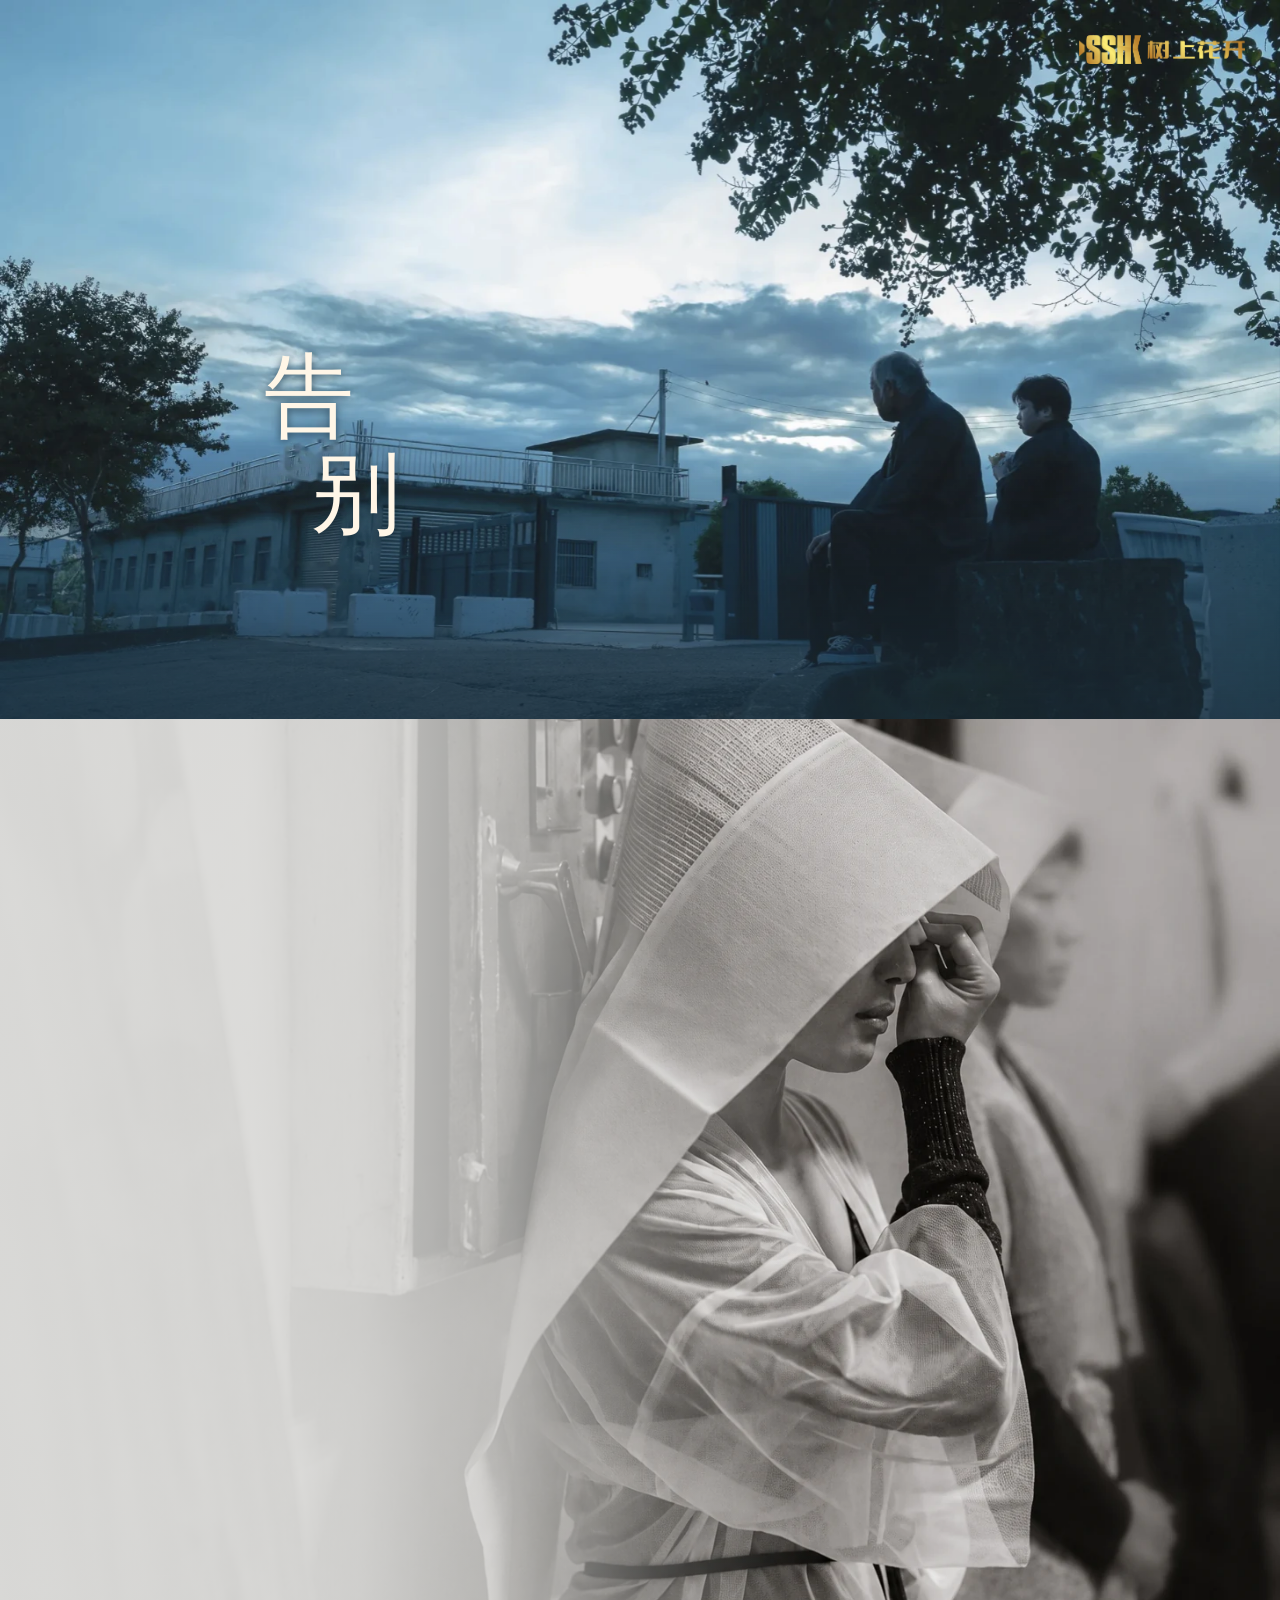
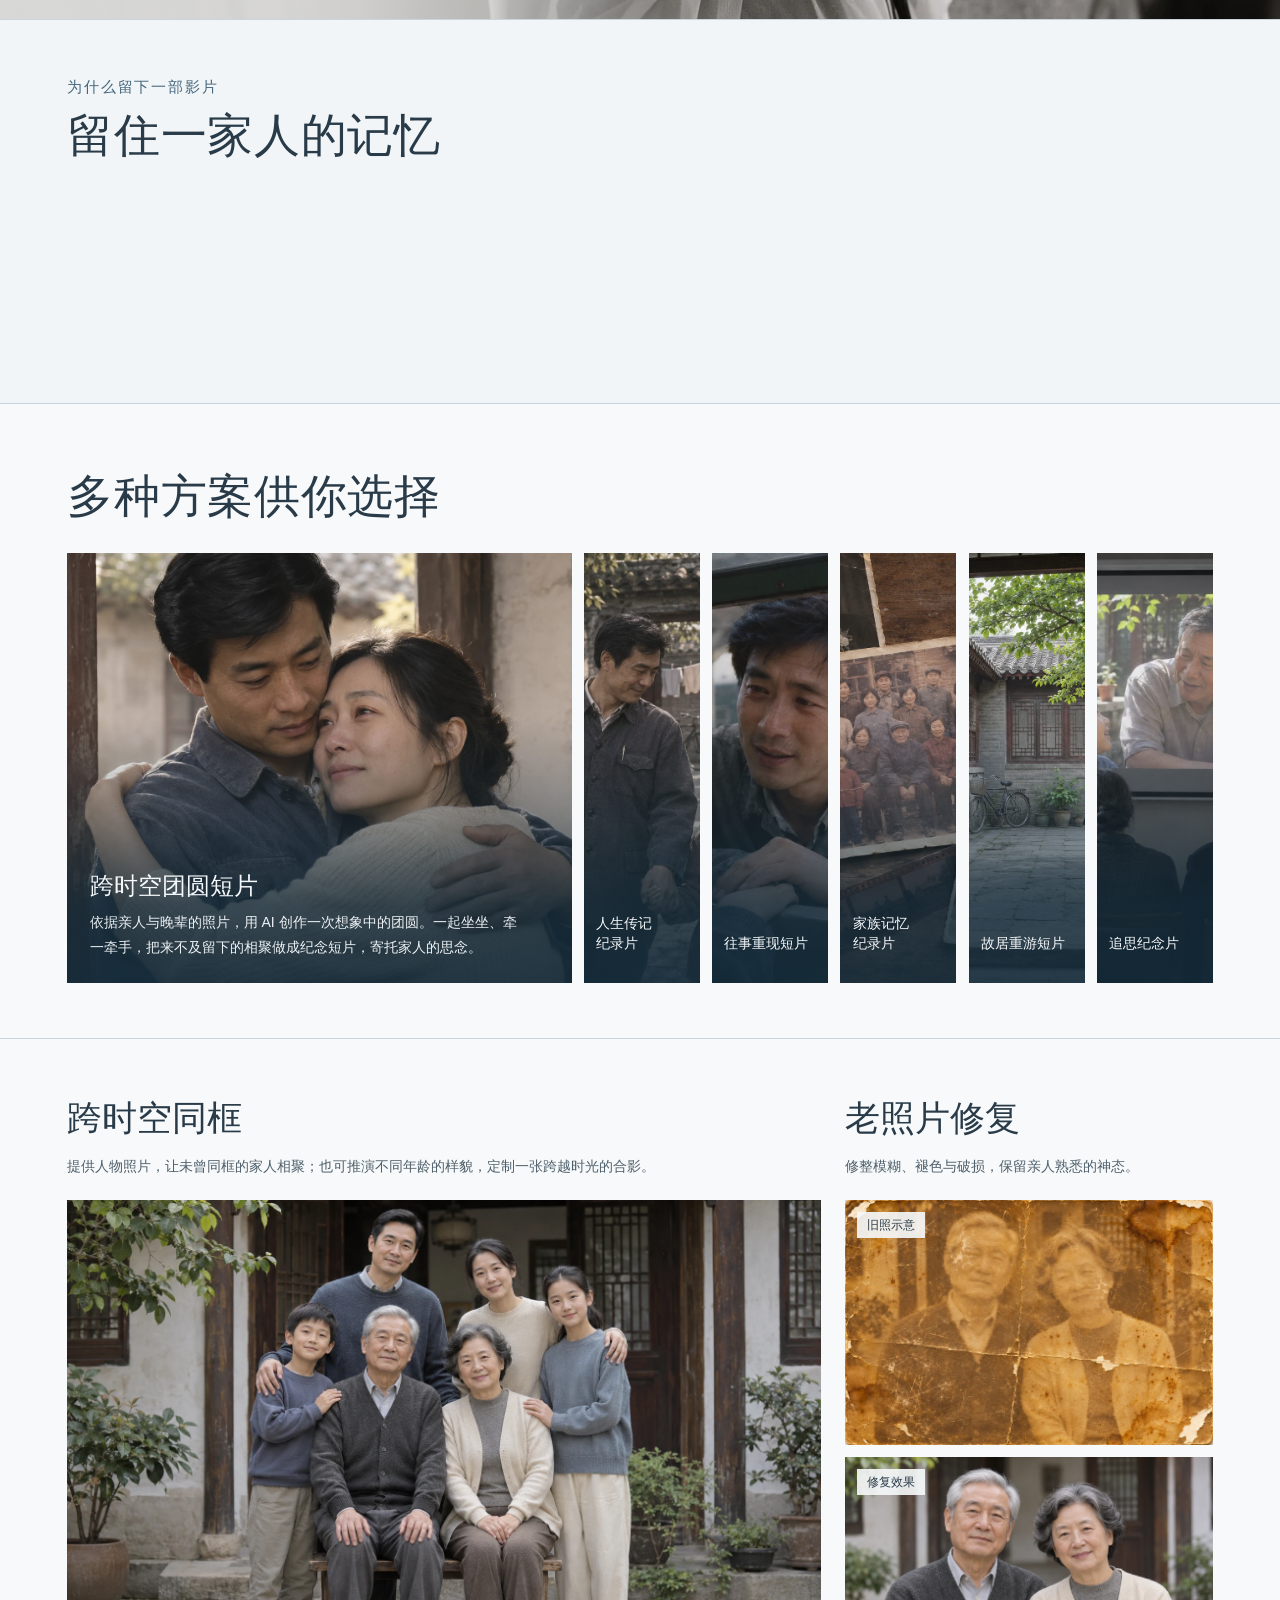
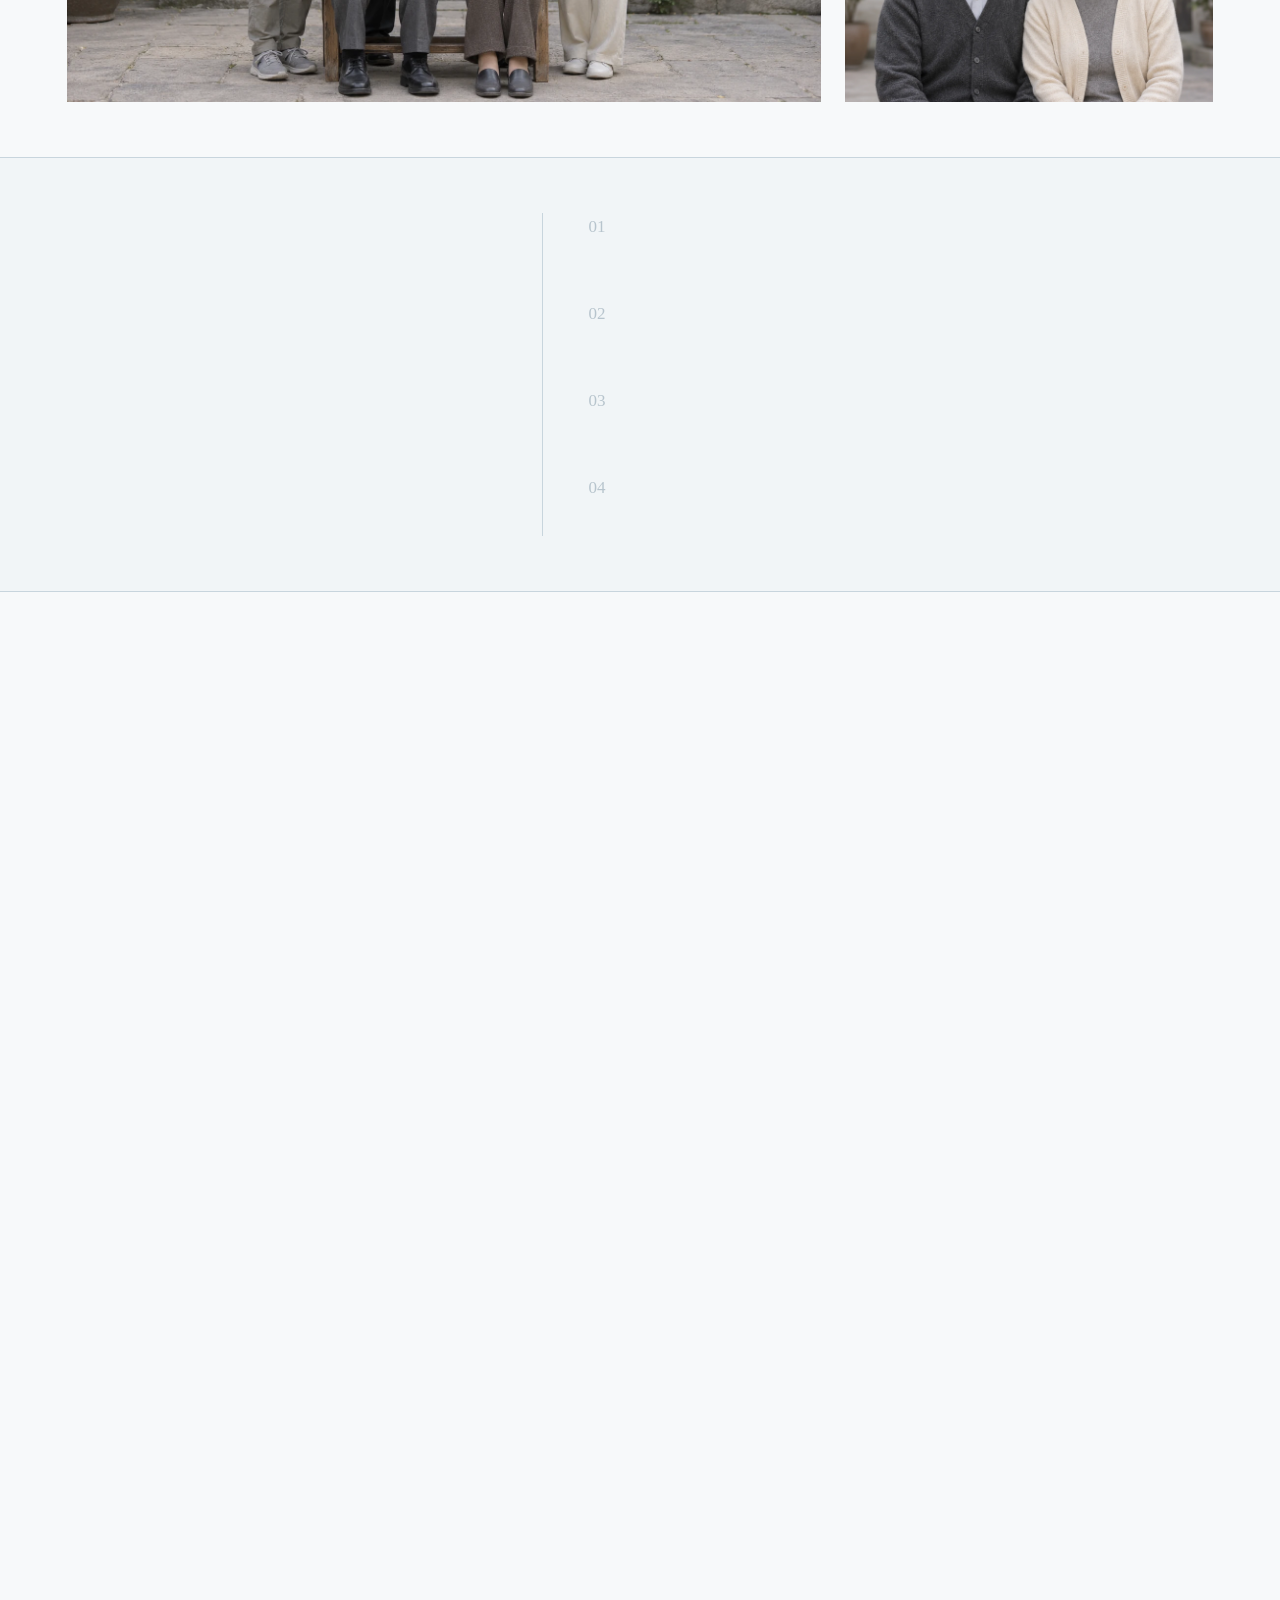
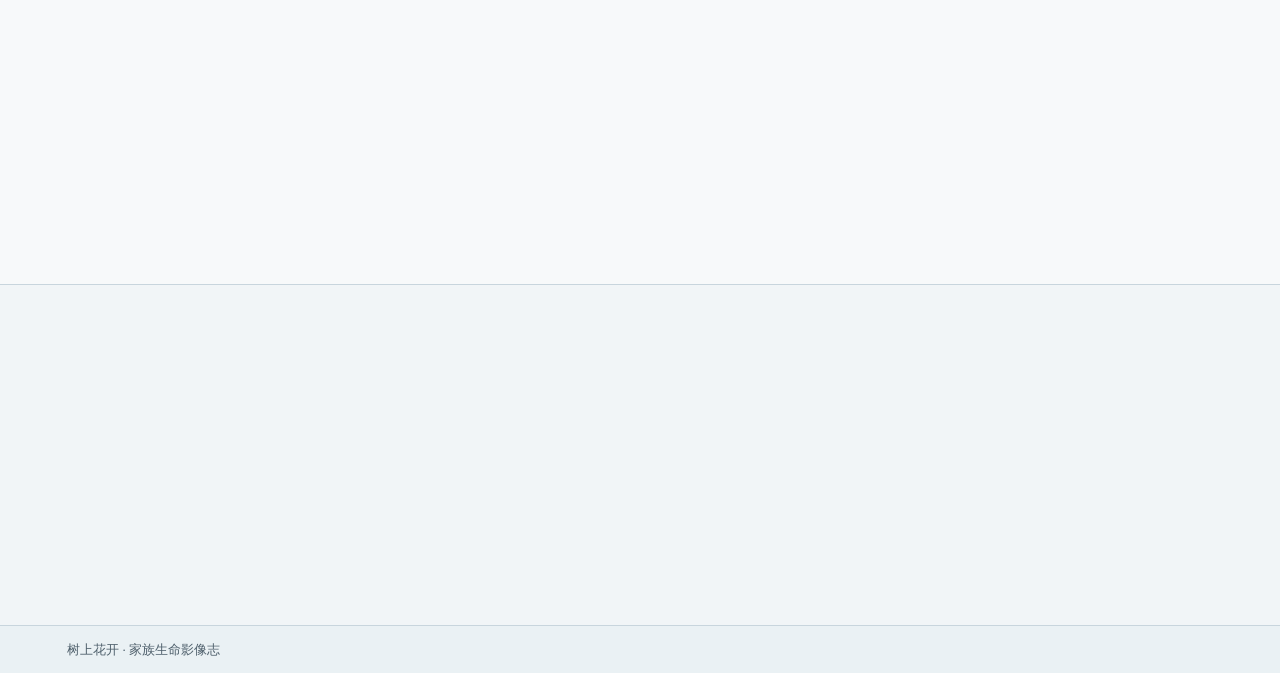
<file: memorial-film/index.html>
<!doctype html>
<html lang="zh-CN">
<head>
  <meta charset="utf-8">
  <meta name="viewport" content="width=device-width, initial-scale=1, viewport-fit=cover">
  <meta name="description" content="树上花开 · 家族生命影像志">
  <meta name="theme-color" content="#f7f9fa">
  <title>树上花开｜家族生命影像志</title>
  <link rel="stylesheet" href="styles.css?v=33aee50276">
  <script defer src="site.js"></script>
</head>
<body>
  <main id="main">
    <section class="hero" id="top" aria-labelledby="hero-title">
      <figure>
        <img src="assets/hero.webp" width="1644" height="924" alt="蓝灰色暮光下 两个人在树荫旁并肩而坐" fetchpriority="high">
      </figure>
      <svg class="hero-brand" viewBox="160 351 740 130" role="img" aria-label="SSHK 树上花开" xmlns="http://www.w3.org/2000/svg">
        <image href="assets/sshk-logo-gold.png" width="1034" height="832" />
      </svg>
      <h1 class="hero-caption" id="hero-title"><span>告</span><span>别</span></h1>
    </section>

    <section class="prologue" aria-labelledby="prologue-title">
      <figure class="prologue-photo">
        <img src="assets/brand-story-reference.webp" width="1536" height="1024" alt="黑白影像中，一位家人在门边抬手拭眼，灰色墙面衬托安静的告别" loading="lazy">
      </figure>
      <div class="shell prologue-copy">
        <div class="prologue-content reveal">
          <header>
            <p class="chapter-label">树上花开 · 我们的初心</p>
            <h2 id="prologue-title">我们的坚持</h2>
          </header>
          <div class="prologue-message">
            <p class="prologue-lead">把一个人走过的一生，认真留下。</p>
            <p>我们为逝去的亲人制作 AI 纪念纪录片。以老照片、旧影像和家人的讲述为依据，串起人生中的重要经历，也留住那些平常却难忘的瞬间。</p>
            <ul class="prologue-principles" role="list">
              <li><strong>忠于讲述</strong><span>重要的人物、时间与经历，由家人一起核对。用 AI 重现的片段，与原始影像清楚区分。</span></li>
              <li><strong>留住本色</strong><span>尊重他的年龄、神态与生活习惯。一个眼神、一个动作，都尽量贴近家人记得的模样。</span></li>
              <li><strong>交给家人</strong><span>故事怎样讲、影片给谁看，由家人决定。每一份托付，都认真对待，妥善珍藏。</span></li>
            </ul>
            <p class="prologue-closing">让家人有一部可以重温的影片，让晚辈也能认识他。</p>
          </div>
        </div>
      </div>
    </section>

    <section class="chapter origins" id="origins" aria-labelledby="origins-title">
      <div class="shell">
        <header class="chapter-heading">
          <p class="chapter-label">为什么留下一部影片</p>
          <h2 id="origins-title">留住一家人的记忆</h2>
        </header>
        <ul class="connected-list reveal" role="list">
          <li>
            <h3>记下平常的样子</h3>
            <p>想起一个人，最先浮现的常是小事。比如他习惯坐在饭桌的哪一边，出远门前总要叮嘱哪一句。这些细节和照片一起留下，家里人一看就知道，那是他。</p>
          </li>
          <li>
            <h3>把往事讲给彼此听</h3>
            <p>兄弟姐妹记得他的少年，孩子更熟悉成家后的他。把各自记得的片段放进同一部影片，亲人也许会第一次听到，那些他从前没讲过的事。</p>
          </li>
          <li>
            <h3>想念时再看一遍</h3>
            <p>追思时，亲友可以坐下来一起看。平时想他了，也可以在家里打开影片，看看他年轻时的样子，听听家人讲起他的往事。</p>
          </li>
          <li>
            <h3>让晚辈也认识他</h3>
            <p>有些孩子来不及和他相处。以后聊起家里的往事，他们可以从影片里知道他做过什么、喜欢什么，也能听见长辈怎么说起他。</p>
          </li>
        </ul>
      </div>
    </section>

    <section class="chapter cinema" id="cinema" aria-labelledby="cinema-title">
      <div class="shell">
        <header class="chapter-heading">
          <h2 id="cinema-title">多种方案供你选择</h2>
        </header>
        <div class="film-types">
          <article class="film-type">
            <img src="assets/film-types/reunion-distinct.webp" width="1536" height="1024" alt="想象中的团圆场景里，停留在旧时光中的父亲与已经长大的女儿轻轻相拥" loading="lazy">
            <div class="film-type-copy">
              <h3 id="film-reunion-title">跨时空团圆短片</h3>
              <div class="film-type-details" id="film-reunion-details">
                <p>依据亲人与晚辈的照片，用 AI 创作一次想象中的团圆。一起坐坐、牵一牵手，把来不及留下的相聚做成纪念短片，寄托家人的思念。</p>
              </div>
            </div>
            <button class="film-select" type="button" aria-labelledby="film-reunion-title" aria-controls="film-reunion-details" hidden></button>
          </article>
          <article class="film-type">
            <img src="assets/film-types/biography-distinct.webp" width="1536" height="1024" alt="同一个人青年、中年与晚年的经历交织成人生传记画面" loading="lazy">
            <div class="film-type-copy">
              <h3 id="film-biography-title">人生传记纪录片</h3>
              <div class="film-type-details" id="film-biography-details">
                <p>按人生阶段，用老照片、旧录像和家人访谈讲述一个人的一生。重要的往事如果没有留下影像，可以根据家人的讲述用 AI 重现。</p>
              </div>
            </div>
            <button class="film-select" type="button" aria-labelledby="film-biography-title" aria-controls="film-biography-details" hidden></button>
          </article>
          <article class="film-type">
            <img src="assets/film-types/memory-distinct.webp" width="1536" height="1024" alt="旧时列车窗边，孩子与站台上的父亲隔窗道别，重现记忆中的一次远行" loading="lazy">
            <div class="film-type-copy">
              <h3 id="film-memory-title">往事重现短片</h3>
              <div class="film-type-details" id="film-memory-details">
                <p>选一段最想留住的往事，比如第一次远行时，父亲在车窗边叮嘱自己的样子。以照片和家人的讲述为依据，用 AI 把那段回忆做成短片。</p>
              </div>
            </div>
            <button class="film-select" type="button" aria-labelledby="film-memory-title" aria-controls="film-memory-details" hidden></button>
          </article>
          <article class="film-type">
            <img src="assets/film-types/family-distinct.webp" width="1536" height="1024" alt="不同时代的家族合影、书信与老宅照片铺在桌面，串起几代人的共同记忆" loading="lazy">
            <div class="film-type-copy">
              <h3 id="film-family-title">家族记忆纪录片</h3>
              <div class="film-type-details" id="film-family-details">
                <p>把几代人的合影、家里的旧录像和长辈讲的事放进一部片里。从老家、搬迁到团聚，记录一家人共同走过的日子，也可以用 AI 重现记忆里的老宅和街巷。</p>
              </div>
            </div>
            <button class="film-select" type="button" aria-labelledby="film-family-title" aria-controls="film-family-details" hidden></button>
          </article>
          <article class="film-type">
            <img src="assets/film-types/hometown-distinct.webp" width="1536" height="1024" alt="从老宅门内望向熟悉的院落，旧桌椅与窗光呈现记忆中的故居" loading="lazy">
            <div class="film-type-copy">
              <h3 id="film-hometown-title">故居重游短片</h3>
              <div class="film-type-details" id="film-hometown-details">
                <p>根据旧照片和家人的描述，用 AI 重建已经变了模样的老屋、院子与街巷。让镜头沿着熟悉的路走一遍，重新看看亲人生活过的地方。</p>
              </div>
            </div>
            <button class="film-select" type="button" aria-labelledby="film-hometown-title" aria-controls="film-hometown-details" hidden></button>
          </article>
          <article class="film-type">
            <img src="assets/film-types/tribute-service.webp" width="1536" height="1024" alt="追思现场，家人安静观看屏幕中亲人的人生影像" loading="lazy">
            <div class="film-type-copy">
              <h3 id="film-tribute-title">追思纪念片</h3>
              <div class="film-type-details" id="film-tribute-details">
                <p>适合在告别仪式或追思会上播放。把亲人不同时期的照片、家人想说的话和配乐剪成一部片，也可以穿插 AI 制作的短镜头。</p>
              </div>
            </div>
            <button class="film-select" type="button" aria-labelledby="film-tribute-title" aria-controls="film-tribute-details" hidden></button>
          </article>
        </div>
      </div>
    </section>

    <section class="chapter family-portrait" id="family-portrait" aria-labelledby="portrait-title">
      <div class="shell">
        <div class="photo-services">
          <article class="photo-service">
            <header class="photo-service-heading">
              <h2 id="portrait-title">跨时空同框</h2>
              <p>提供人物照片，让未曾同框的家人相聚；也可推演不同年龄的样貌，定制一张跨越时光的合影。</p>
            </header>
            <figure class="portrait-visual">
              <img src="assets/family-portrait/reunion-family.webp" width="1536" height="1024" alt="AI 全家福示例：祖父母、父母和两个孩子在院落相聚合影" loading="lazy">
            </figure>
          </article>
          <article class="photo-service">
            <header class="photo-service-heading">
              <h2>老照片修复</h2>
              <p>修整模糊、褪色与破损，保留亲人熟悉的神态。</p>
            </header>
            <div class="restoration-pair">
              <figure>
                <img src="assets/family-portrait/elders-before-aged.webp" width="1536" height="1024" alt="模拟旧照：两位老人的合影严重泛黄、褪色与破损，面部细节模糊" loading="lazy">
                <figcaption>旧照示意</figcaption>
              </figure>
              <figure>
                <img src="assets/family-portrait/elders-after.webp" width="1536" height="1024" alt="修复后示例：同一对老人的合影，画面清晰、色彩自然" loading="lazy">
                <figcaption>修复效果</figcaption>
              </figure>
            </div>
          </article>
        </div>
      </div>
    </section>

    <section class="chapter workflow" aria-labelledby="workflow-title">
      <div class="shell workflow-layout">
        <header class="chapter-heading reveal">
          <p class="chapter-label">定制流程</p>
          <h2 id="workflow-title">从一张照片说起</h2>
        </header>
        <ol class="timeline">
          <li class="reveal"><span class="step-number" aria-hidden="true">01</span><div><h3>听家人讲述</h3><p>一起整理照片、旧影像和家人记得的往事。</p></div></li>
          <li class="reveal"><span class="step-number" aria-hidden="true">02</span><div><h3>确认人物与故事</h3><p>先看故事脚本与人物预览，再确认制作方向。</p></div></li>
          <li class="reveal"><span class="step-number" aria-hidden="true">03</span><div><h3>制作影片</h3><p>按确认的方案完成 AI 镜头、剪辑、旁白与配乐。</p></div></li>
          <li class="reveal"><span class="step-number" aria-hidden="true">04</span><div><h3>私密交付</h3><p>家人审看确认后，交付高清影片与精修照片电子版。</p></div></li>
        </ol>
      </div>
    </section>

    <section class="chapter about" id="about" aria-labelledby="about-title">
      <div class="shell">
        <header class="chapter-heading about-intro reveal">
          <p class="chapter-label">树上花开影视传媒</p>
          <h2 id="about-title">影片背后的团队</h2>
          <p>从追思纪念到往事重现，导演把家人的讲述整理成故事，影像与声音团队共同把故事做成影片。</p>
        </header>

        <div class="team-group reveal">
          <h3>战略合作导演</h3>
          <p class="director-purpose">选择值得讲述的往事，设计镜头与叙事节奏，让影片留下一个人的性格与经历。</p>
          <ul class="director-grid team-grid" role="list">
            <li class="director-profile">
              <div class="director-intro">
                <img src="assets/team/liu-tao.webp" width="195" height="206" alt="" loading="lazy">
                <div>
                  <h4>刘涛</h4>
                  <p class="director-role">中国内地导演</p>
                  <p>1999 年毕业于北京电影学院导演系。<br>创作涵盖现实、年代及战争题材，作品曾多次在央视一套、八套播出。</p>
                </div>
              </div>
              <dl class="director-credits">
                <dt>执导作品</dt>
                <dd>《隐锋》《富春山居》《壮丁也是兵》<br>《誓盟》《没有硝烟的战线》《热血勇士》<br>《蚂蚱》《拯救者》《落泪成金》</dd>
                <dt>作品荣誉</dt>
                <dd>第15届上海电视节白玉兰最受关注电视奖<br>第25届中国电视金鹰优秀电视剧奖<br>第33届浙江电视牡丹奖·优秀剧集作品奖<br>北京电视台全年收视贡献奖、广西卫视收视突出贡献奖</dd>
              </dl>
            </li>
            <li class="director-profile">
              <div class="director-intro">
                <img src="assets/team/yan-po.webp" width="195" height="206" alt="" loading="lazy">
                <div>
                  <h4>鄢颇</h4>
                  <p class="director-role">中国内地导演</p>
                  <p>2005 年执导电影《阿司匹林》。<br>2006 年执导《新结婚时代》，创作领域涵盖电影与电视剧。</p>
                </div>
              </div>
              <dl class="director-credits">
                <dt>执导作品</dt>
                <dd>《新结婚时代》《玻璃婚》《莲花》<br>《我的糟糠之妻》《幸福还会来敲门》《阿司匹林》<br>《八千湘女上天山》《富滇风云》《摇摆de婚约》</dd>
                <dt>个人荣誉与提名</dt>
                <dd>凭《新结婚时代》获第13届上海电视节白玉兰奖电视类最佳导演奖。<br>凭《阿司匹林》获第13届北京大学生电影节最受欢迎导演提名。</dd>
              </dl>
            </li>
          </ul>
          <p class="director-assignment">根据影片内容与制作需求安排主创，具体导演及参与环节在制作方案中确认。</p>
        </div>

        <section class="team-overview reveal" aria-labelledby="team-strengths-title">
          <h3 id="team-strengths-title">影像与声音</h3>
          <ul class="team-strengths team-grid" role="list">
            <li>
              <img src="assets/team/ai-production.webp" width="721" height="267" alt="团队的影像制作工作现场" loading="lazy">
              <h4>影像制作</h4>
              <p>依据照片与分镜重现人物、往事和故居，完成镜头生成、剪辑与调色。</p>
            </li>
            <li>
              <img src="assets/team/recording-studio.webp" width="723" height="267" alt="配备麦克风和乐器的录音室" loading="lazy">
              <h4>声音制作</h4>
              <p>整理家人的讲述，按需录制旁白、制作配乐，让声音与画面的情绪自然相合。</p>
            </li>
          </ul>
          <div class="team-support">
            <h4>火山引擎白名单与算力支持</h4>
            <p>作为火山引擎 Seedance 2.0 白名单合作客户，签订年度规模化算力框架，享有高阶模型能力与专属技术运维支持。</p>
          </div>
        </section>
      </div>
    </section>

    <section class="chapter trust" aria-labelledby="trust-title">
      <div class="shell">
        <header class="chapter-heading reveal">
          <p class="chapter-label">隐私保护</p>
          <h2 id="trust-title">珍视记忆，守护隐私</h2>
        </header>
        <ul class="connected-list reveal" role="list">
          <li><h3>加密制作</h3><p>专人对接，影像素材在独立加密环境中处理。</p></li>
          <li><h3>私密交付</h3><p>影片仅交付家属，播放与分享范围由家属决定。</p></li>
          <li><h3>素材清理</h3><p>确认收片后，删除云端原始素材及工程文件，不留服务器备份。</p></li>
          <li><h3>授权使用</h3><p>未经家属书面授权，照片与影片不用于宣传、展示或公开模型训练。</p></li>
        </ul>

      </div>
    </section>
  </main>
  <footer class="footer"><div class="shell footer-layout"><span>树上花开 · 家族生命影像志</span></div></footer>
</body>
</html>
</file>
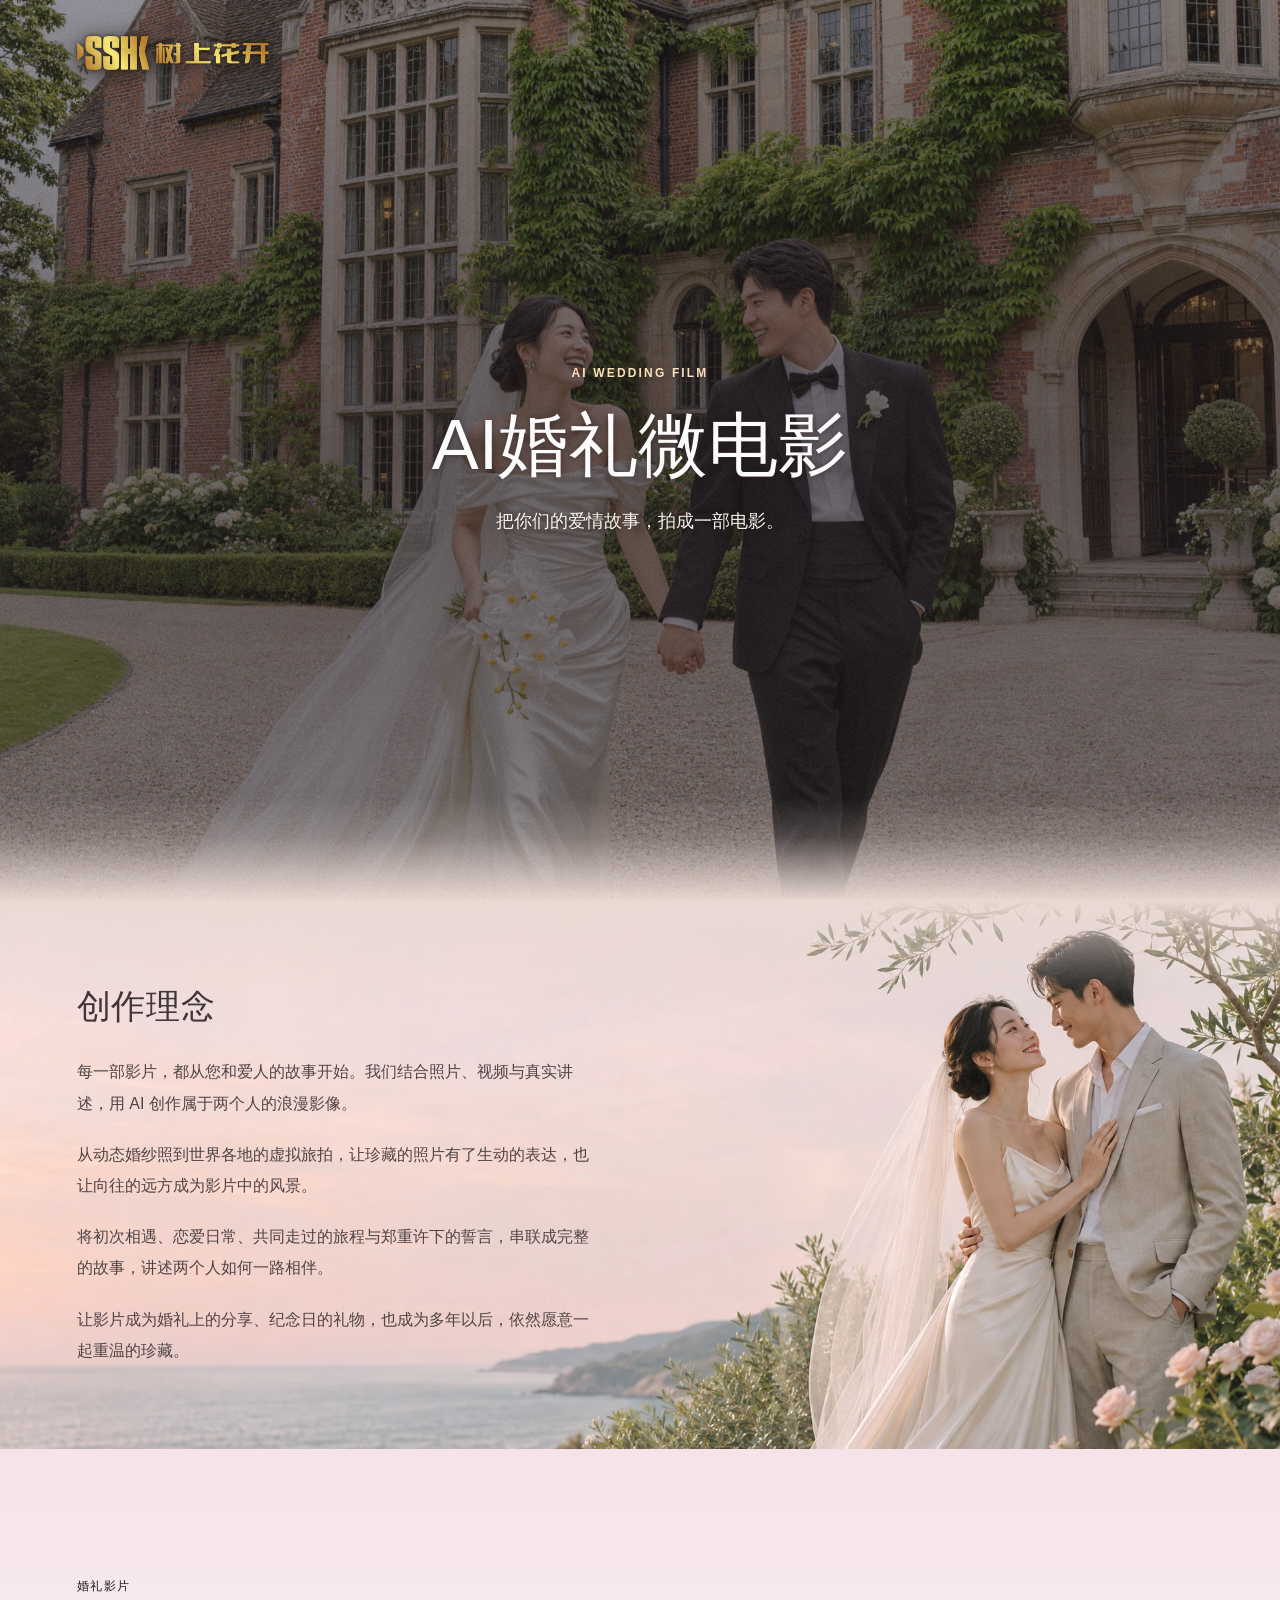
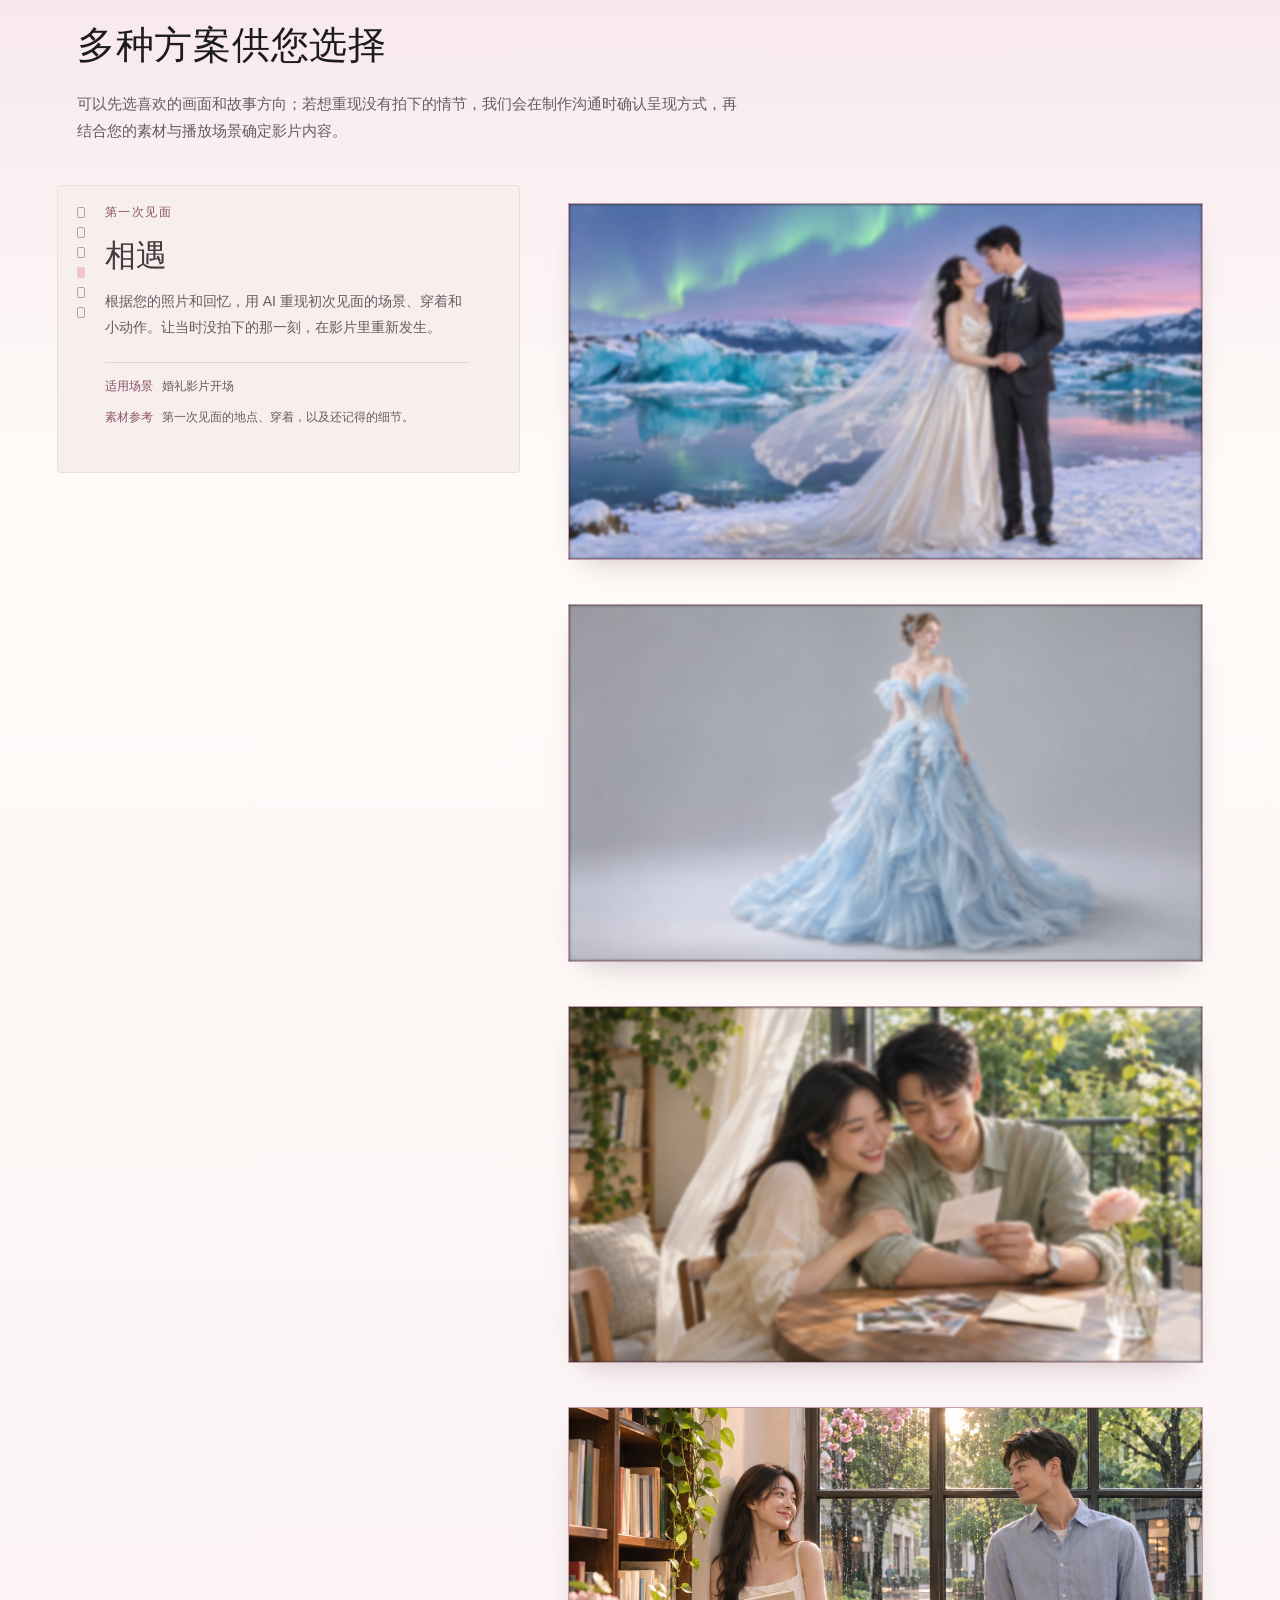
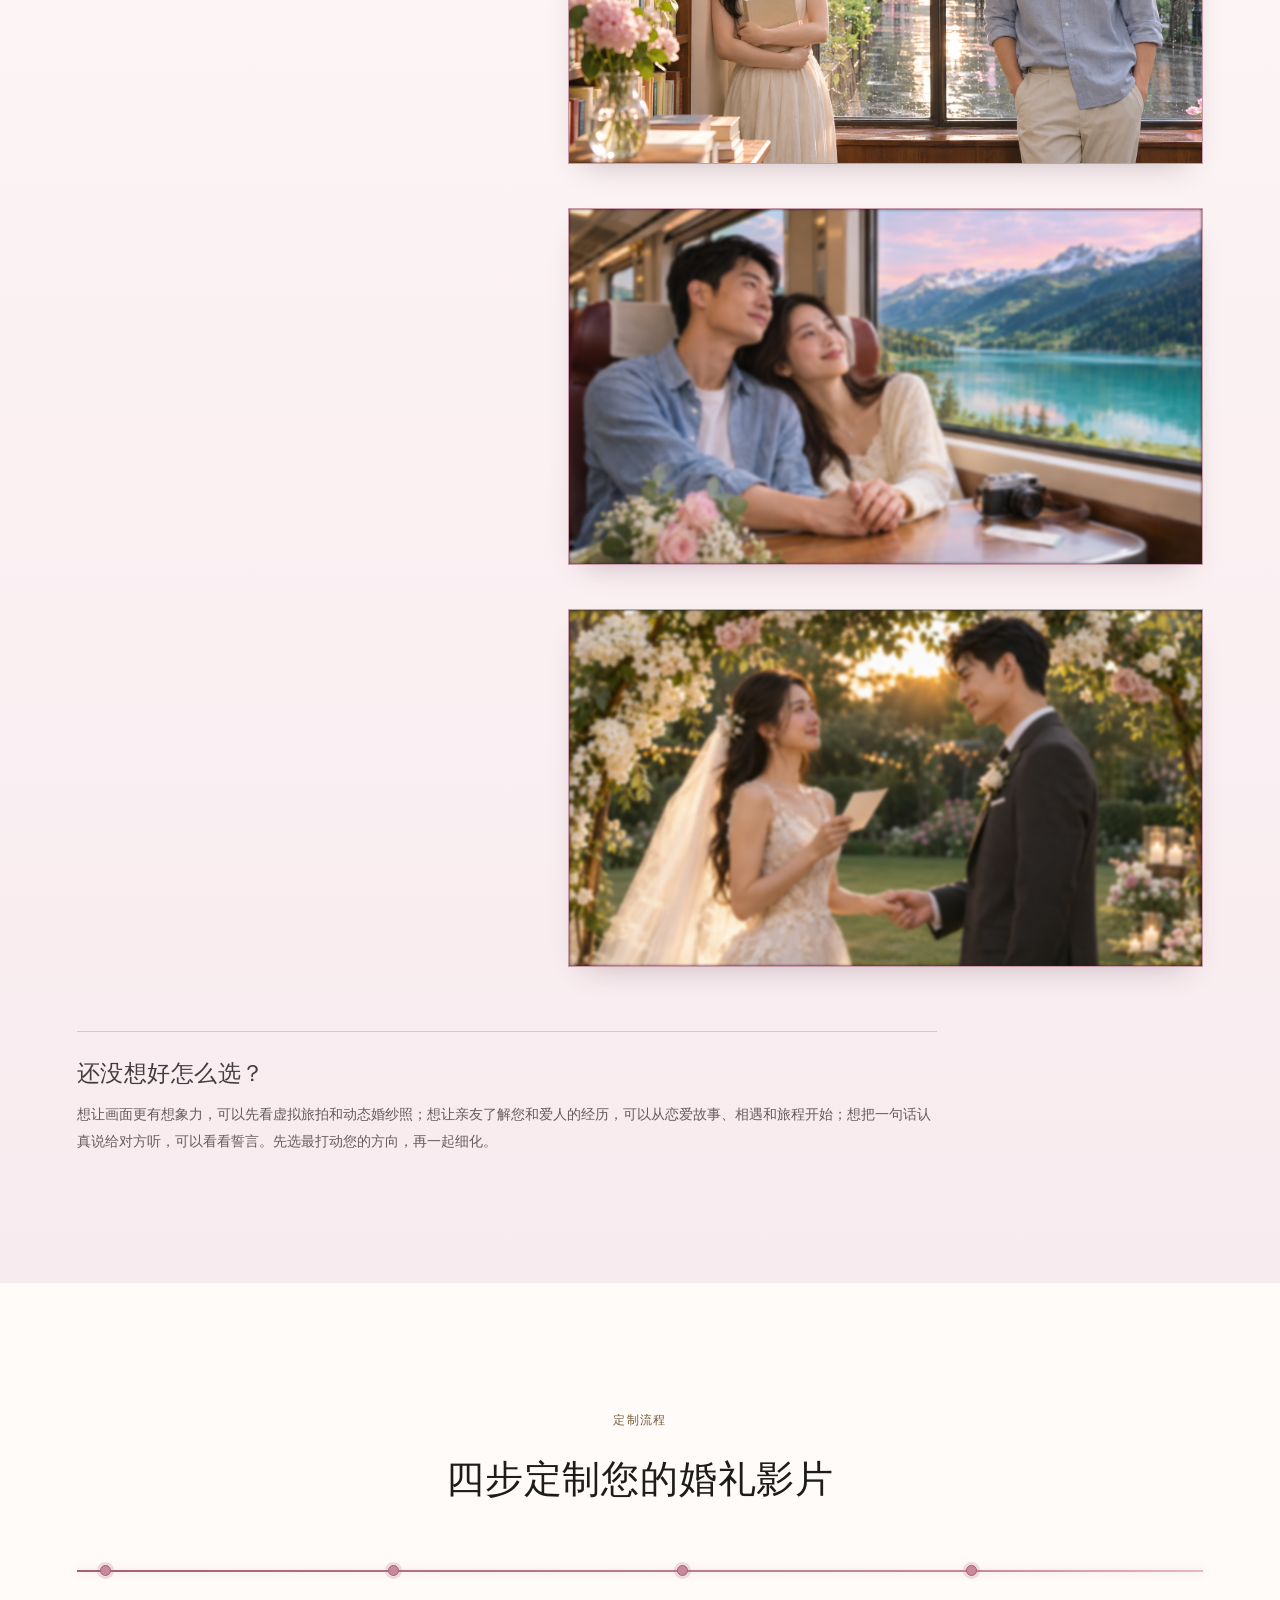
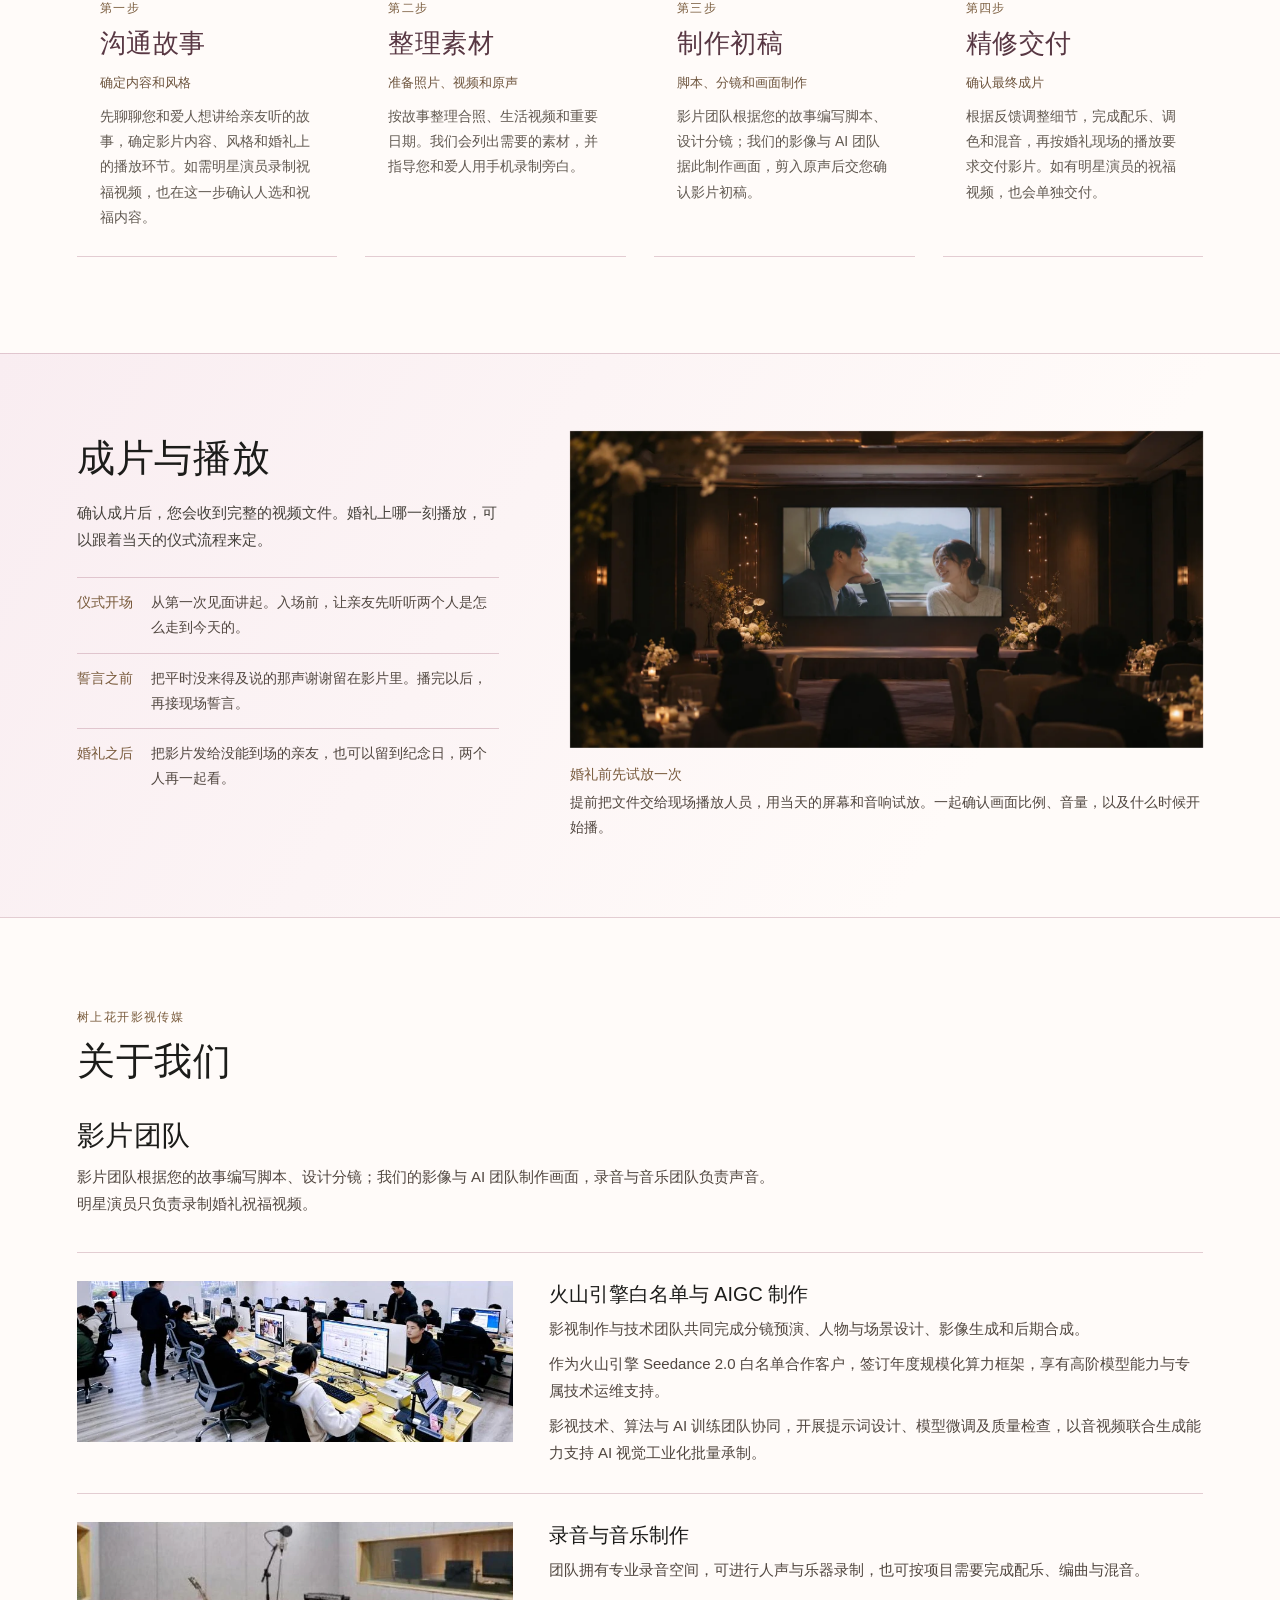
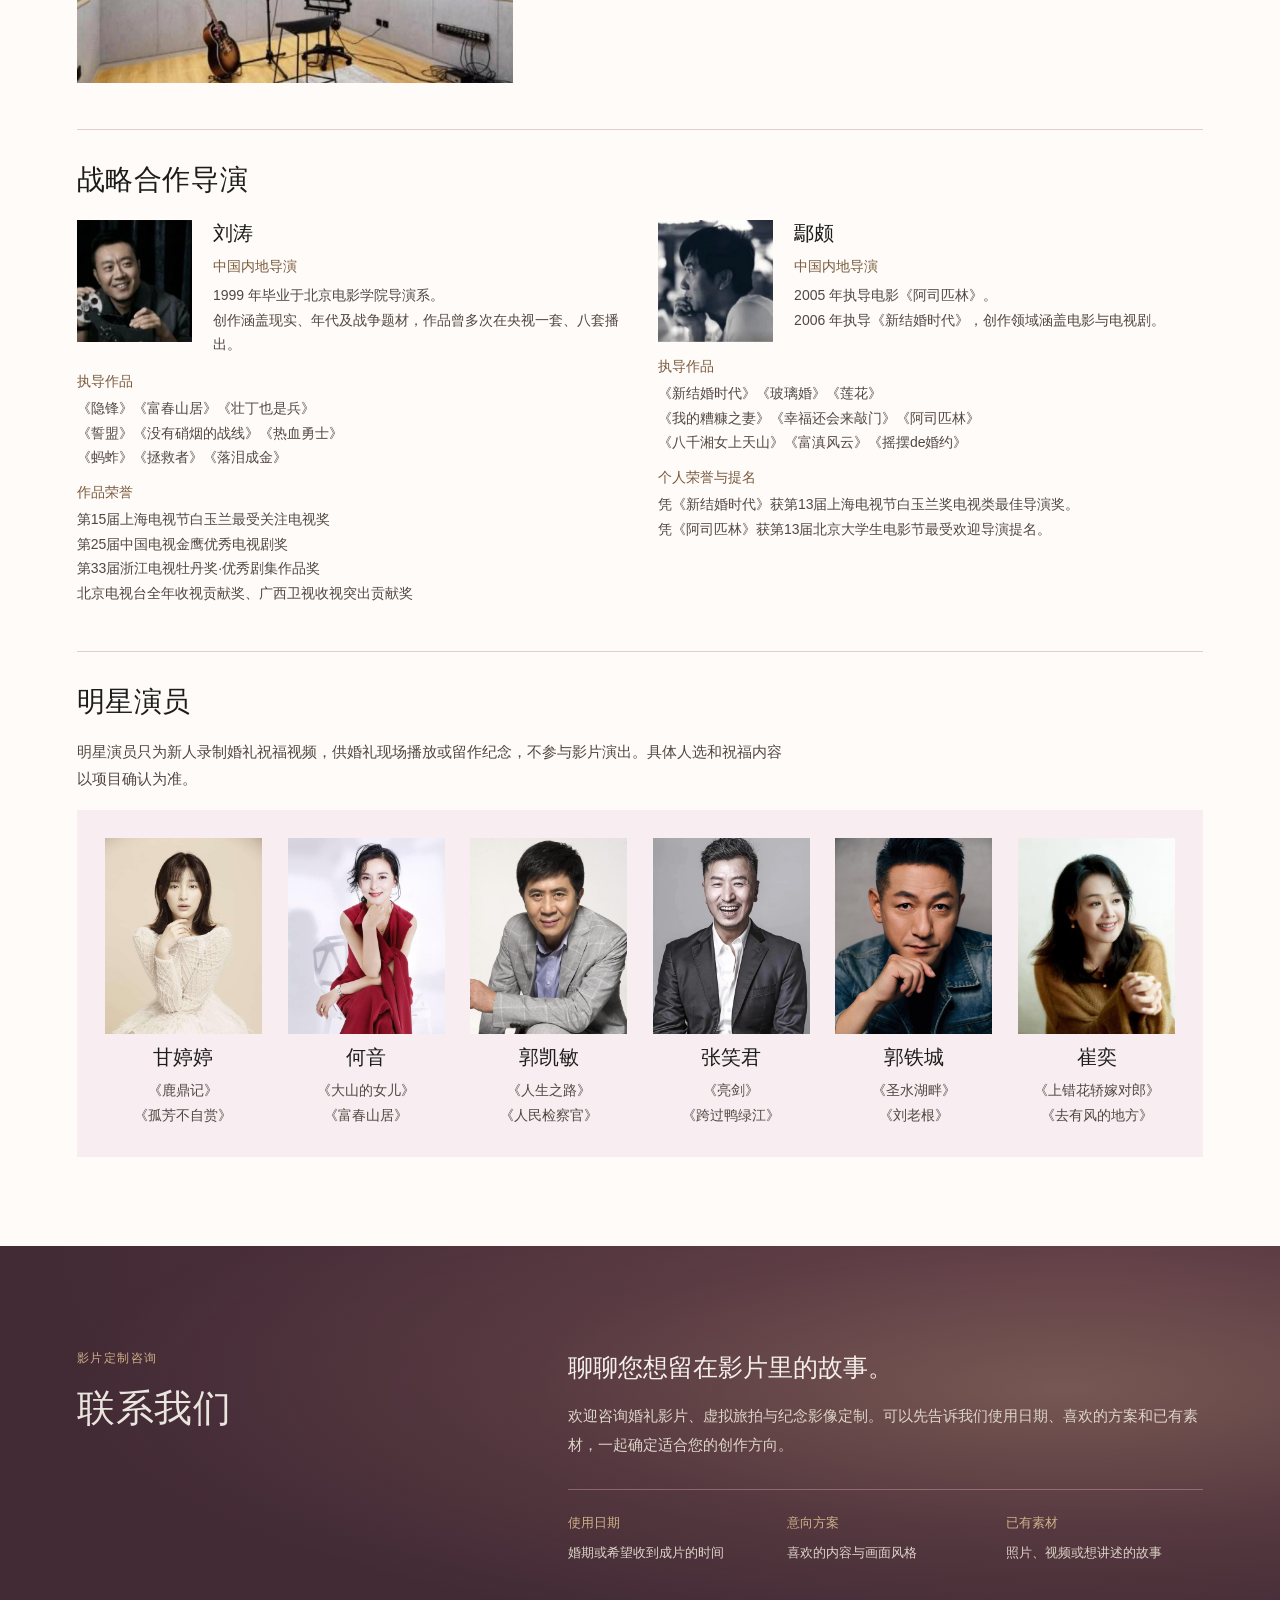
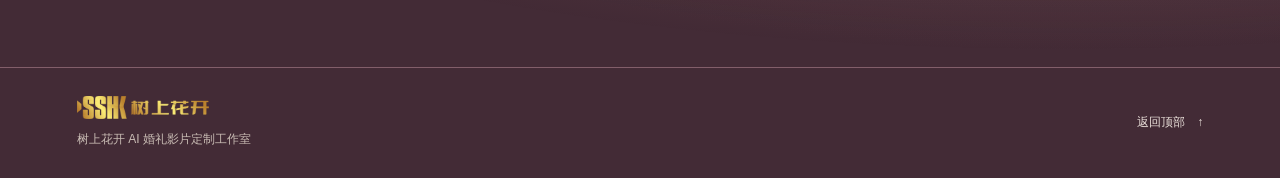
<file: wedding-film/index.html>
<!doctype html>
<html lang="zh-CN">
<head>
  <meta charset="utf-8">
  <meta name="viewport" content="width=device-width,initial-scale=1">
  <meta name="theme-color" content="#121211">
  <meta name="description" content="树上花开 婚礼影片。以真实原声为起点，将爱情记忆、老照片与远方的想象拍成影片。">
  <title>树上花开 AI 婚礼影片</title>
  <link rel="stylesheet" href="styles.css">
  <script src="site.js" defer></script>
</head>
<body>
  <a class="skip-link" href="#hero">跳到正文</a>
  <main>
    <section id="hero" class="hero scene-dark" aria-labelledby="hero-title">
      <img class="hero-image" src="assets/hero-manor-clean-4096.avif" alt="新人牵手走过红砖庄园" fetchpriority="high" width="4096" height="3949">
      <div class="hero-shade"></div>
      <div class="shell hero-brand">
        <img src="assets/sshk-gold.png" alt="SSHK 树上花开" width="740" height="130">
      </div>
      <div class="shell hero-cover-note">
        <p class="hero-service" lang="en">AI WEDDING FILM</p>
        <h1 id="hero-title">AI婚礼微电影</h1>
        <p>把你们的爱情故事，拍成一部电影。</p>
      </div>
    </section>

    <section id="philosophy" class="section scene-paper philosophy-chapter" aria-labelledby="philosophy-title">
      <img class="philosophy-image" src="assets/philosophy-seaside.webp" alt="淡粉色天空与海岸旁，一对新人在花园中相视" loading="lazy" width="1914" height="822">
      <div class="shell manifesto">
        <h2 id="philosophy-title">创作理念</h2>
        <div class="manifesto-text">
          <p>每一部影片，都从您和爱人的故事开始。我们结合照片、视频与真实讲述，用 AI 创作属于两个人的浪漫影像。</p>
          <p>从动态婚纱照到世界各地的虚拟旅拍，让珍藏的照片有了生动的表达，也让向往的远方成为影片中的风景。</p>
          <p>将初次相遇、恋爱日常、共同走过的旅程与郑重许下的誓言，串联成完整的故事，讲述两个人如何一路相伴。</p>
          <p>让影片成为婚礼上的分享、纪念日的礼物，也成为多年以后，依然愿意一起重温的珍藏。</p>
        </div>
      </div>
    </section>

    <section id="collections" class="section scene-dark collections" aria-labelledby="collections-title">
      <div class="shell">
        <div class="collection-heading">
          <p class="eyebrow">婚礼影片</p>
          <h2 class="heading-mask" id="collections-title"><span>多种方案供您选择</span></h2>
          <p class="collection-intro">可以先选喜欢的画面和故事方向；若想重现没有拍下的情节，我们会在制作沟通时确认呈现方式，再结合您的素材与播放场景确定影片内容。</p>
        </div>
        <div class="gallery">
          <aside class="gallery-sidebar" aria-hidden="true">
            <div class="gallery-rail"><i></i><i></i><i></i><i></i><i></i><i></i></div>
            <div class="gallery-active"></div>
          </aside>
          <div class="gallery-films">
            <article class="film" id="film-01">
              <button class="film-frame" type="button" aria-label="查看虚拟旅拍画面">
                <img src="assets/collections-20261117/01-virtual-travel.webp" alt="极光与冰湖前相依的新婚情侣" loading="lazy" width="1672" height="941">
              </button>
              <div class="film-copy">
                <p class="eyebrow">想一起去的地方</p>
                <h3>虚拟旅拍</h3>
                <p>巴黎街头、冰岛极光、海岛落日……我们用您和爱人的照片，通过 AI 创作世界各地的双人旅拍画面，让两个人在影片里一起去到任何想去的地方。</p>
                <p class="film-use"><span>适用场景</span> 婚礼主屏开场和朋友圈预告</p>
                <p class="film-material"><span>素材参考</span> 您和爱人的清晰照片、想去的地方和喜欢的画面风格。</p>
              </div>
            </article>
            <article class="film" id="film-02">
              <button class="film-frame" type="button" aria-label="查看动态婚纱照画面">
                <img src="assets/collections-20261117/02-moving-wedding-portrait-blue.webp" alt="灰色摄影棚中穿着浅蓝色婚纱、裙摆轻盈展开的新娘" loading="lazy" width="1672" height="941">
              </button>
              <div class="film-copy">
                <p class="eyebrow">婚纱相册</p>
                <h3>动态婚纱照</h3>
                <p>用 AI 让婚纱照里的两个人轻轻转身、相视微笑，把静态照片做成有动作、有配乐的浪漫影片，让心动多停留一会儿。</p>
                <p class="film-use"><span>适用场景</span> 迎宾区大屏和晚宴转场</p>
                <p class="film-material"><span>素材参考</span> 喜欢的婚纱照，以及想保留的神态和动作感觉。</p>
              </div>
            </article>
            <article class="film" id="film-03">
              <button class="film-frame" type="button" aria-label="查看恋爱故事画面">
                <img src="assets/collections-20261117/03-love-story.webp" alt="两个人在洒满阳光的家中一起翻看照片" loading="lazy" width="1672" height="941">
              </button>
              <div class="film-copy">
                <p class="eyebrow">两个人的日常</p>
                <h3>恋爱故事</h3>
                <p>将您和爱人的照片、生活视频和讲述编成故事，用 AI 补充回忆中的画面。从初识到相伴，把两个人的日常做成一部爱情影片。</p>
                <p class="film-use"><span>适用场景</span> 仪式前暖场</p>
                <p class="film-material"><span>素材参考</span> 合照、生活视频，以及您愿意讲述的几件小事。</p>
              </div>
            </article>
            <article class="film" id="film-04">
              <button class="film-frame" type="button" aria-label="查看相遇画面">
                <img src="assets/collections-20261117/04-first-meeting.webp" alt="雨后书店窗边初次相遇的两个人" loading="lazy" width="1672" height="941">
              </button>
              <div class="film-copy">
                <p class="eyebrow">第一次见面</p>
                <h3>相遇</h3>
                <p>根据您的照片和回忆，用 AI 重现初次见面的场景、穿着和小动作。让当时没拍下的那一刻，在影片里重新发生。</p>
                <p class="film-use"><span>适用场景</span> 婚礼影片开场</p>
                <p class="film-material"><span>素材参考</span> 第一次见面的地点、穿着，以及还记得的细节。</p>
              </div>
            </article>
            <article class="film" id="film-05">
              <button class="film-frame" type="button" aria-label="查看旅程画面">
                <img src="assets/collections-20261117/05-journey.webp" alt="依偎在列车窗边欣赏湖泊与群山的情侣" loading="lazy" width="1672" height="941">
              </button>
              <div class="film-copy">
                <p class="eyebrow">一起走过的路</p>
                <h3>旅程</h3>
                <p>把旅行照片、沿途视频和路上的声音剪成一部纪念影片，串起一起走过的城市与风景，留住每一次并肩出发的心情。</p>
                <p class="film-use"><span>适用场景</span> 仪式前播放</p>
                <p class="film-material"><span>素材参考</span> 沿途照片、旅行视频和路上留下的声音。</p>
              </div>
            </article>
            <article class="film" id="film-06">
              <button class="film-frame" type="button" aria-label="查看誓言画面">
                <img src="assets/collections-20261117/06-vows.webp" alt="夕阳花园中新娘拿着誓言卡与新郎牵手" loading="lazy" width="1672" height="941">
              </button>
              <div class="film-copy">
                <p class="eyebrow">想对彼此说的话</p>
                <h3>誓言</h3>
                <p>把想对彼此说的话录下来，配上照片、生活片段与音乐，做成专属誓言影片。让这一刻的心意，往后还能一次次听见。</p>
                <p class="film-use"><span>适用场景</span> 婚礼誓言环节</p>
                <p class="film-material"><span>素材参考</span> 想对彼此说的话，以及与这些话有关的照片或视频。</p>
              </div>
            </article>
          </div>
        </div>
        <div class="collection-guidance">
          <h3>还没想好怎么选？</h3>
          <p>想让画面更有想象力，可以先看虚拟旅拍和动态婚纱照；想让亲友了解您和爱人的经历，可以从恋爱故事、相遇和旅程开始；想把一句话认真说给对方听，可以看看誓言。先选最打动您的方向，再一起细化。</p>
        </div>
      </div>
    </section>

    <section id="workflow" class="section scene-paper workflow" aria-labelledby="workflow-title">
      <div class="shell">
        <div class="section-center">
          <p class="eyebrow">定制流程</p>
          <h2 class="heading-mask" id="workflow-title"><span>四步定制您的婚礼影片</span></h2>
        </div>
        <ol class="workflow-steps">
          <li>
            <p class="eyebrow">第一步</p>
            <h3>沟通故事</h3>
            <p class="step-detail">确定内容和风格</p>
            <p>先聊聊您和爱人想讲给亲友听的故事，确定影片内容、风格和婚礼上的播放环节。如需明星演员录制祝福视频，也在这一步确认人选和祝福内容。</p>
          </li>
          <li>
            <p class="eyebrow">第二步</p>
            <h3>整理素材</h3>
            <p class="step-detail">准备照片、视频和原声</p>
            <p>按故事整理合照、生活视频和重要日期。我们会列出需要的素材，并指导您和爱人用手机录制旁白。</p>
          </li>
          <li>
            <p class="eyebrow">第三步</p>
            <h3>制作初稿</h3>
            <p class="step-detail">脚本、分镜和画面制作</p>
            <p>影片团队根据您的故事编写脚本、设计分镜；我们的影像与 AI 团队据此制作画面，剪入原声后交您确认影片初稿。</p>
          </li>
          <li>
            <p class="eyebrow">第四步</p>
            <h3>精修交付</h3>
            <p class="step-detail">确认最终成片</p>
            <p>根据反馈调整细节，完成配乐、调色和混音，再按婚礼现场的播放要求交付影片。如有明星演员的祝福视频，也会单独交付。</p>
          </li>
        </ol>
      </div>
    </section>

    <section id="delivery" class="section scene-paper delivery" aria-labelledby="delivery-title">
      <div class="shell delivery-layout">
        <div class="delivery-copy">
          <h2 id="delivery-title">成片与播放</h2>
          <p>确认成片后，您会收到完整的视频文件。婚礼上哪一刻播放，可以跟着当天的仪式流程来定。</p>
          <dl class="delivery-moments">
            <div>
              <dt>仪式开场</dt>
              <dd>从第一次见面讲起。入场前，让亲友先听听两个人是怎么走到今天的。</dd>
            </div>
            <div>
              <dt>誓言之前</dt>
              <dd>把平时没来得及说的那声谢谢留在影片里。播完以后，再接现场誓言。</dd>
            </div>
            <div>
              <dt>婚礼之后</dt>
              <dd>把影片发给没能到场的亲友，也可以留到纪念日，两个人再一起看。</dd>
            </div>
          </dl>
        </div>
        <figure class="delivery-screening">
          <div class="delivery-visual">
            <img class="delivery-image" src="assets/delivery-screening.webp" alt="婚礼场地大屏放映影片的示意画面" loading="lazy" width="1440" height="720">
          </div>
          <figcaption>
            <strong>婚礼前先试放一次</strong>
            <p>提前把文件交给现场播放人员，用当天的屏幕和音响试放。一起确认画面比例、音量，以及什么时候开始播。</p>
          </figcaption>
        </figure>
      </div>
    </section>

    <section class="section scene-paper about" id="about" aria-labelledby="about-title">
      <div class="shell">
        <div class="about-intro">
          <header>
            <p class="eyebrow">树上花开影视传媒</p>
            <h2 id="about-title">关于我们</h2>
          </header>
          <div>
            <h3>影片团队</h3>
            <p>影片团队根据您的故事编写脚本、设计分镜；我们的影像与 AI 团队制作画面，录音与音乐团队负责声音。明星演员只负责录制婚礼祝福视频。</p>
          </div>
        </div>

        <ul class="team-strengths" role="list">
          <li>
            <img src="assets/team/ai-production.webp" width="721" height="267" alt="团队的影像制作工作现场" loading="lazy">
            <div>
              <h4>火山引擎白名单与 AIGC 制作</h4>
              <p>影视制作与技术团队共同完成分镜预演、人物与场景设计、影像生成和后期合成。</p>
              <p>作为火山引擎 Seedance 2.0 白名单合作客户，签订年度规模化算力框架，享有高阶模型能力与专属技术运维支持。</p>
              <p>影视技术、算法与 AI 训练团队协同，开展提示词设计、模型微调及质量检查，以音视频联合生成能力支持 AI 视觉工业化批量承制。</p>
            </div>
          </li>
          <li>
            <img src="assets/team/recording-studio.webp" width="723" height="267" alt="配备麦克风和乐器的录音室" loading="lazy">
            <div>
              <h4>录音与音乐制作</h4>
              <p>团队拥有专业录音空间，可进行人声与乐器录制，也可按项目需要完成配乐、编曲与混音。</p>
            </div>
          </li>
        </ul>

        <div class="team-group">
          <h3>战略合作导演</h3>
          <ul class="director-grid team-grid" role="list">
            <li class="director-profile">
              <div class="director-intro">
                <img src="assets/team/liu-tao.webp" width="195" height="206" alt="" loading="lazy">
                <div>
                  <h4>刘涛</h4>
                  <p class="director-role">中国内地导演</p>
                  <p>1999 年毕业于北京电影学院导演系。<br>创作涵盖现实、年代及战争题材，作品曾多次在央视一套、八套播出。</p>
                </div>
              </div>
              <dl class="director-credits">
                <dt>执导作品</dt>
                <dd>《隐锋》《富春山居》《壮丁也是兵》<br>《誓盟》《没有硝烟的战线》《热血勇士》<br>《蚂蚱》《拯救者》《落泪成金》</dd>
                <dt>作品荣誉</dt>
                <dd>第15届上海电视节白玉兰最受关注电视奖<br>第25届中国电视金鹰优秀电视剧奖<br>第33届浙江电视牡丹奖·优秀剧集作品奖<br>北京电视台全年收视贡献奖、广西卫视收视突出贡献奖</dd>
              </dl>
            </li>
            <li class="director-profile">
              <div class="director-intro">
                <img src="assets/team/yan-po.webp" width="195" height="206" alt="" loading="lazy">
                <div>
                  <h4>鄢颇</h4>
                  <p class="director-role">中国内地导演</p>
                  <p>2005 年执导电影《阿司匹林》。<br>2006 年执导《新结婚时代》，创作领域涵盖电影与电视剧。</p>
                </div>
              </div>
              <dl class="director-credits">
                <dt>执导作品</dt>
                <dd>《新结婚时代》《玻璃婚》《莲花》<br>《我的糟糠之妻》《幸福还会来敲门》《阿司匹林》<br>《八千湘女上天山》《富滇风云》《摇摆de婚约》</dd>
                <dt>个人荣誉与提名</dt>
                <dd>凭《新结婚时代》获第13届上海电视节白玉兰奖电视类最佳导演奖。<br>凭《阿司匹林》获第13届北京大学生电影节最受欢迎导演提名。</dd>
              </dl>
            </li>
          </ul>
        </div>

        <div class="team-group">
          <h3>明星演员</h3>
          <p class="cast-note">明星演员只为新人录制婚礼祝福视频，供婚礼现场播放或留作纪念，不参与影片演出。具体人选和祝福内容以项目确认为准。</p>
          <ul class="cast-grid team-grid" role="list">
            <li><img src="assets/team/gan-tingting-pdf.jpg" width="500" height="625" alt="" loading="lazy"><h4>甘婷婷</h4><p>《鹿鼎记》<br>《孤芳不自赏》</p></li>
            <li><img src="assets/team/he-yin-pdf.jpg" width="500" height="625" alt="" loading="lazy"><h4>何音</h4><p>《大山的女儿》<br>《富春山居》</p></li>
            <li><img src="assets/team/guo-kaimin-pdf.jpg" width="500" height="622" alt="" loading="lazy"><h4>郭凯敏</h4><p>《人生之路》<br>《人民检察官》</p></li>
            <li><img src="assets/team/zhang-xiaojun-pdf.jpg" width="500" height="632" alt="" loading="lazy"><h4>张笑君</h4><p>《亮剑》<br>《跨过鸭绿江》</p></li>
            <li><img src="assets/team/guo-tiecheng-pdf.jpg" width="500" height="619" alt="" loading="lazy"><h4>郭铁城</h4><p>《圣水湖畔》<br>《刘老根》</p></li>
            <li><img src="assets/team/cui-yi.webp" width="345" height="417" alt="" loading="lazy"><h4>崔奕</h4><p>《上错花轿嫁对郎》<br>《去有风的地方》</p></li>
          </ul>
        </div>
      </div>
    </section>

    <section id="contact" class="section scene-dark contact" aria-labelledby="contact-title">
      <div class="shell contact-layout">
        <header class="contact-heading">
          <p class="eyebrow">影片定制咨询</p>
          <h2 id="contact-title">联系我们</h2>
        </header>
        <div class="contact-info">
          <p class="contact-lead">聊聊您想留在影片里的故事。</p>
          <p>欢迎咨询婚礼影片、虚拟旅拍与纪念影像定制。可以先告诉我们使用日期、喜欢的方案和已有素材，一起确定适合您的创作方向。</p>
          <dl class="contact-details">
            <div><dt>使用日期</dt><dd>婚期或希望收到成片的时间</dd></div>
            <div><dt>意向方案</dt><dd>喜欢的内容与画面风格</dd></div>
            <div><dt>已有素材</dt><dd>照片、视频或想讲述的故事</dd></div>
          </dl>
        </div>
      </div>
    </section>
  </main>

  <footer class="scene-dark site-footer">
    <div class="shell footer-inner">
      <div class="footer-brand">
        <img src="assets/sshk-gold.png" alt="SSHK 树上花开" width="740" height="130" loading="lazy">
        <p>树上花开 AI 婚礼影片定制工作室</p>
      </div>
      <a class="footer-top" href="#hero">返回顶部 <span aria-hidden="true">↑</span></a>
    </div>
  </footer>

  <dialog id="site-dialog" class="site-dialog" aria-labelledby="dialog-title">
    <div class="dialog-content">
      <form method="dialog"><button type="submit" class="dialog-close" aria-label="关闭">×</button></form>
      <img id="dialog-image" hidden alt="">
      <p class="eyebrow" id="dialog-label"></p>
      <h2 id="dialog-title"></h2>
    </div>
  </dialog>
</body>
</html>
</file>
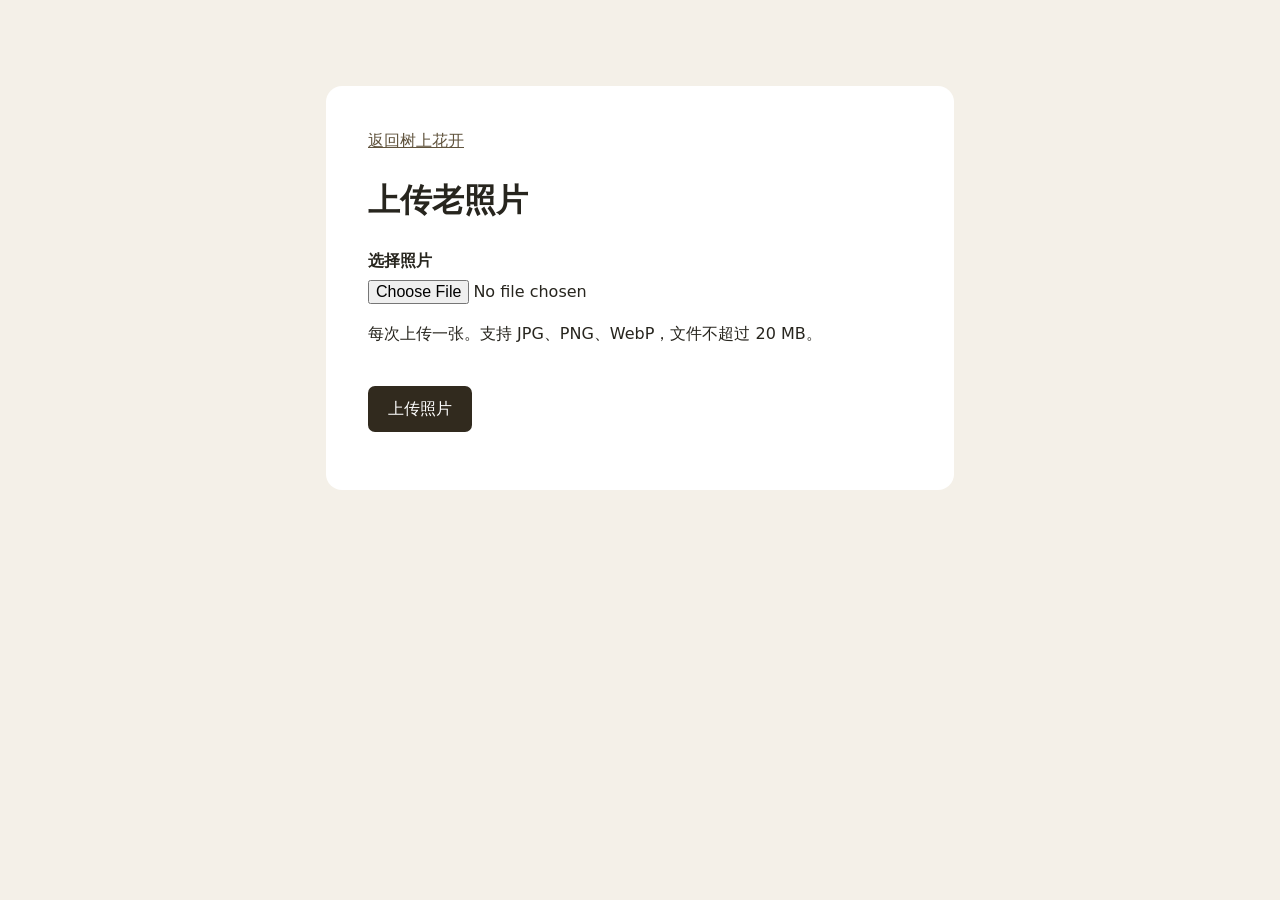
<file: upload-photos.html>
<!doctype html>
<html lang="zh-CN">
<meta charset="utf-8">
<meta name="viewport" content="width=device-width, initial-scale=1">
<title>树上花开 · 上传老照片</title>
<link rel="icon" href="assets/favicon.svg" type="image/svg+xml">
<style>
  body { background: #f4f0e8; color: #27251e; font: 16px/1.6 system-ui, sans-serif; padding: 24px; }
  main { max-width: 34rem; margin: 6vh auto; background: #fff; padding: clamp(20px, 5vw, 42px); border-radius: 16px; }
  label { display: block; font-weight: 600; margin: 18px 0 6px; }
  input { display: block; box-sizing: border-box; max-width: 100%; font: inherit; }
  button { margin-top: 24px; padding: 10px 20px; background: #312a1e; color: #fff; border: 0; border-radius: 7px; font: inherit; cursor: pointer; }
  button:disabled { opacity: .65; }
  #result { overflow-wrap: anywhere; }
  .home { color: #60533d; }
</style>
<main>
  <a class="home" href="./">返回树上花开</a>
  <h1>上传老照片</h1>
  <form id="upload">
    <label for="photo">选择照片</label>
    <input id="photo" type="file" accept="image/jpeg,image/png,image/webp" required aria-describedby="format">
    <p id="format">每次上传一张。支持 JPG、PNG、WebP，文件不超过 20 MB。</p>
    <button type="submit">上传照片</button>
  </form>
  <p id="result" role="status"></p>
</main>
<script>
  const form = document.getElementById("upload");
  const photoInput = document.getElementById("photo");
  const result = document.getElementById("result");
  const submit = form.querySelector("button");
  const endpoint = "https://sshk-photo-intake.yuanyeichen.workers.dev/upload";

  photoInput.addEventListener("change", () => { result.textContent = ""; });

  form.addEventListener("submit", async (event) => {
    event.preventDefault();
    if (submit.disabled) return;
    if (photoInput.files.length !== 1) {
      result.textContent = "请选择一张照片。";
      return;
    }

    const file = photoInput.files[0];
    if (file.size > 20 * 1024 * 1024) {
      result.textContent = "照片超过 20 MB，请重新选择。";
      return;
    }

    submit.disabled = true;
    photoInput.disabled = true;
    result.textContent = "正在上传 " + file.name;
    try {
      const response = await fetch(endpoint, {
        method: "POST",
        headers: {"Content-Type": "application/octet-stream"},
        body: file,
      });
      const data = await response.json();
      if (!response.ok) {
        result.textContent = data.error;
        return;
      }
      result.textContent = file.name + " · 已接收，编号 " + data.receipt.slice(0, 8);
      form.reset();
    } catch {
      result.textContent = "上传未获确认，请稍后重试。";
    } finally {
      submit.disabled = false;
      photoInput.disabled = false;
    }
  });
</script>
</html>
</file>
<file: memorial-film/styles.css>
:root {
  color-scheme: light;
  --ink: #293b48;
  --surface: #f7f9fa;
  --surface-alt: #f1f5f7;
  --surface-deep: #eaf1f4;
  --night: #172b38;
  --accent: #46677d;
  --quiet: #4f606c;
  --rule: #c8d5dd;
  --heading: "Songti SC", STSong, "Noto Serif CJK SC", SimSun, serif;
  --body: "PingFang SC", "Noto Sans CJK SC", "Microsoft YaHei", sans-serif;
  --gutter: clamp(20px, 5.25vw, 76px);
  --section-space: clamp(28px, 4.3vw, 62px);
  --column-gap: clamp(12px, 2.2vw, 32px);
}
* { box-sizing: border-box }
html { scroll-behavior: smooth; -webkit-text-size-adjust: 100% }
body { margin: 0; background: var(--surface); color: var(--ink); font: 300 16px/1.65 var(--body) }
h1, h2, h3, p, figure, ol { margin: 0 }
img { display: block; width: 100%; height: auto }
a { color: inherit; text-decoration: none }
button, input { font: inherit }
[hidden] { display: none !important }
:focus-visible { outline: 2px solid var(--accent); outline-offset: 4px }
h2, h3 { font-family: var(--heading); font-weight: 300 }
.shell { width: min(calc(100% - 2 * var(--gutter)), 1220px); margin-inline: auto }

.hero { position: relative; isolation: isolate; background: var(--night) }
.hero figure { position: relative }
.hero figure img { aspect-ratio: 1644 / 924; object-fit: contain; animation: cover-in .9s ease-out both }
.hero figure::after {
  content: "";
  position: absolute;
  inset: auto 0 0;
  height: 36%;
  background: linear-gradient(0deg, #192c399e, transparent);
  pointer-events: none;
}
/* Display the original transparent gold logo without its empty canvas margins. */
.hero-brand {
  position: absolute;
  z-index: 2;
  top: max(clamp(14px, 2.7vw, 42px), env(safe-area-inset-top));
  right: max(clamp(16px, 2.7vw, 42px), env(safe-area-inset-right));
  width: clamp(110px, 13vw, 190px);
  height: auto;
  aspect-ratio: 740 / 130;
  overflow: hidden;
  pointer-events: none;
}
.hero-caption {
  position: absolute;
  top: 49%;
  left: 20.6%;
  display: grid;
  justify-items: start;
  gap: .11em;
  color: #fff6e7;
  font: 300 clamp(29px, 7vw, 108px)/.98 var(--heading);
  text-shadow: 0 2px 8px #172b38b3;
  animation: soft-in 1.2s cubic-bezier(.22,.75,.27,1) .36s both;
}
.hero-caption span + span { margin-left: .53em }
@keyframes cover-in { from { opacity: .8 } to { opacity: 1 } }
@keyframes soft-in { from { opacity: 0 } to { opacity: 1 } }

.prologue, .chapter, .footer {
  font-family: var(--heading);
  font-weight: 300;
  font-synthesis: none;
}
.prologue {
  --ink: #252b2f;
  --quiet: #3e464c;
  --accent: #46535b;
  --rule: #4b575c3d;
  position: relative;
  isolation: isolate;
  overflow: hidden;
  background: #dededc;
}
.prologue-copy {
  display: grid;
  grid-template-columns: minmax(0, 1.16fr) minmax(0, 1fr);
  align-items: center;
  min-height: 100svh;
  gap: clamp(32px, 4.5vw, 68px);
  padding-block: clamp(50px, 5vw, 84px);
  text-align: left;
}
.prologue-photo { position: absolute; inset: 0; z-index: -2; margin: 0 }
.prologue-photo img { width: 100%; height: 100%; object-fit: cover; object-position: right center }
.prologue::before {
  content: "";
  position: absolute;
  inset: 0;
  z-index: -1;
  pointer-events: none;
  background: linear-gradient(90deg, #dededcf2 0%, #dededce0 28%, #dededcb3 40%, #dededc45 53%, transparent 65%);
}
.prologue-content { grid-column: 1; min-width: 0; max-width: 32rem }
.prologue-content h2 { font-weight: 500; margin-top: 12px }
.prologue-principles { list-style: none; padding: 0; margin: 24px 0 20px }
.prologue-principles li {
  display: grid;
  grid-template-columns: 4em minmax(0, 1fr);
  align-items: baseline;
  gap: 20px;
  padding-block: 15px;
  border-top: 1px solid var(--rule);
  color: var(--quiet);
  font: 400 15px/1.85 var(--body);
}
.prologue-principles li:last-child { border-bottom: 1px solid var(--rule) }
.prologue-principles strong { color: var(--ink); font-weight: 500; white-space: nowrap }
@media (max-width: 1100px) {
  .prologue-copy { display: block; padding-top: clamp(260px, 43vw, 420px); padding-bottom: 42px }
  .prologue-photo { bottom: auto; height: clamp(310px, 65vw, 560px) }
  .prologue-photo img { object-position: right center }
  .prologue::before { display: none }
  .prologue-photo::after { content: ""; position: absolute; inset: 0; background: linear-gradient(180deg, transparent 40%, #dededc 100%) }
  .prologue-content { position: relative; max-width: none }
}
@media (max-width: 420px) {
  .prologue-principles li { column-gap: 14px }
}
.chapter-label {
  color: var(--accent);
  font: 300 clamp(12px, 1.17vw, 15px)/1.7 var(--heading);
  letter-spacing: .12em;
}
.prologue h2, .chapter-heading h2 {
  text-wrap: balance;
  font: 300 clamp(28px, 3.6vw, 50px)/1.32 var(--heading);
  letter-spacing: .015em;
  margin-top: 8px;
}
.prologue h2, .origins .chapter-heading h2 {
  margin-top: 5px;
}
.prologue-message {
  max-width: none;
  margin: 18px 0 0;
}
.prologue-message p, .connected-list p, .film-type p, .timeline p,
.about :where(p:not(.chapter-label)) {
  color: var(--quiet);
  font: 400 14px/1.8 var(--body);
  text-wrap: pretty;
}
.prologue-message p + p { margin-top: 14px }
.prologue-message p { font-size: 15px; line-height: 1.9; text-wrap: pretty }
.prologue-message .prologue-lead { color: var(--ink); font: 500 clamp(19px, 1.6vw, 23px)/1.65 var(--heading); text-wrap: pretty }
.prologue-message .prologue-closing { color: var(--ink); font-family: var(--heading); line-height: 1.8 }
.prologue-message .prologue-link { margin-top: 12px; min-height: 38px }
.prologue-link {
  display: inline-flex;
  align-items: center;
  gap: 9px;
  min-height: 40px;
  margin-top: 4px;
  color: var(--accent);
  font-size: 14px;
  text-decoration: underline;
  text-decoration-color: var(--rule);
  text-underline-offset: .3em;
}
.prologue-link:hover { color: var(--ink) }

.chapter { border-top: 1px solid var(--rule); padding-block: var(--section-space) }
.chapter-heading { max-width: 870px; margin-bottom: clamp(17px, 2vw, 29px) }
.origins { background: var(--surface-alt) }
.connected-list {
  position: relative;
  display: grid;
  grid-template-columns: repeat(4,minmax(0,1fr));
  gap: var(--column-gap);
  list-style: none;
  margin: 0;
  padding: 0;
}
.connected-list::before {
  content: "";
  position: absolute;
  top: 6px;
  right: 0;
  left: 3.5px;
  height: 1px;
  background: var(--rule);
}
.connected-list > li {
  position: relative;
  padding-top: 22px;
}
.connected-list > li::after {
  content: "";
  position: absolute;
  top: 3px;
  left: 0;
  width: 7px;
  height: 7px;
  border-radius: 50%;
  background: var(--accent);
}
.connected-list h3, .timeline h3 {
  font-size: clamp(18px, 1.75vw, 24px);
  line-height: 1.4;
  margin-bottom: 6px;
}
.origins .connected-list h3 { font-size: clamp(17px, 1.48vw, 21px) }

.cinema { background: var(--surface) }
.film-types {
  display: grid;
  grid-template-columns: repeat(2, minmax(0, 1fr));
  gap: clamp(7px, .95vw, 13px);
}
.film-type {
  position: relative;
  isolation: isolate;
  display: grid;
  align-items: end;
  min-width: 0;
  min-height: clamp(330px, 34vw, 430px);
  overflow: hidden;
  background: var(--night);
}
.film-type > img {
  position: absolute;
  z-index: -2;
  inset: 0;
  height: 100%;
  object-fit: cover;
  object-position: var(--film-focus, 50%) center;
}
.film-type:nth-child(1) { --film-focus: 50% }
.film-type:nth-child(2) { --film-focus: 47% }
.film-type:nth-child(3) { --film-focus: 55% }
.film-type:nth-child(4) { --film-focus: 50% }
.film-type:nth-child(5) { --film-focus: 58% }
.film-type:nth-child(6) { --film-focus: 52% }
.film-type::before {
  content: "";
  position: absolute;
  z-index: -1;
  inset: 0;
  background: linear-gradient(180deg, transparent 38%, #142b3a59 61%, #142b3acc 82%, #142b3ae6 100%);
}
.film-type-copy {
  padding: clamp(13px, 1.75vw, 25px);
  color: #f5f8fa;
}
.film-type h3 {
  font-size: clamp(19px, 1.85vw, 27px);
  line-height: 1.4;
  text-wrap: balance;
}
.film-type p {
  color: #edf2f5;
  padding-top: 7px;
  max-width: 31em;
}
.film-type-details { display: grid; grid-template-rows: 1fr }
.film-type-details > p { min-height: 0; overflow: hidden }
.film-select {
  position: absolute;
  inset: 0;
  width: 100%;
  height: 100%;
  border: 0;
  padding: 0;
  background: transparent;
  cursor: pointer;
}
.film-select:focus-visible { outline: 2px solid #f5f8fa; outline-offset: -5px }
.film-types.is-interactive { display: flex }
.film-types.is-interactive .film-type {
  flex: 1 1 0;
  transition: flex-grow .65s cubic-bezier(.23,.68,.21,1);
}
.film-types.is-interactive .film-type.is-current { flex-grow: 4.35 }
.film-types.is-interactive :where(.film-type:not(.is-current)) .film-type-copy {
  padding-inline: clamp(7px, .95vw, 13px);
}
.film-types.is-interactive :where(.film-type:not(.is-current)) h3 {
  font-size: clamp(13px, 1.1vw, 16px);
}
.film-types.is-interactive .film-type-details {
  transition: grid-template-rows .5s ease, opacity .35s ease .17s;
}
.film-types.is-interactive :where(.film-type:not(.is-current)) .film-type-details {
  grid-template-rows: 0fr;
  opacity: 0;
  visibility: hidden;
  transition: grid-template-rows .45s ease, opacity .19s ease;
}

.workflow-layout {
  display: grid;
  grid-template-columns: repeat(2, minmax(0, 1fr));
  align-items: start;
  gap: var(--column-gap);
}

.workflow { background: var(--surface-alt) }
.workflow-layout { grid-template-columns: minmax(220px, 2fr) minmax(0, 3fr) }
.workflow .chapter-heading { margin-bottom: 0 }
.timeline { list-style: none; padding: 0; position: relative }
.timeline li {
  position: relative;
  display: grid;
  grid-template-columns: 30px minmax(0,1fr);
  gap: clamp(8px, 1.3vw, 18px);
  border-left: 1px solid var(--rule);
  padding: 0 0 clamp(17px, 1.9vw, 27px) clamp(12px, 1.5vw, 20px);
}
.timeline li::before {
  content: "";
  position: absolute;
  inset: 0 auto 0 -1px;
  width: 1px;
  background: var(--accent);
}
.timeline li:last-child { padding-bottom: 0 }
.step-number { color: var(--accent); font-family: var(--heading); font-size: 17px; line-height: 1.7 }

.about { background: var(--surface) }
.team-grid {
  display: grid;
  grid-template-columns: repeat(2, minmax(0, 1fr));
  gap: var(--column-gap);
  align-items: start;
  list-style: none;
  margin: 0;
  padding: 0;
}
.about-intro h2 + p {
  margin-top: 8px;
  max-width: 54em;
  text-wrap: pretty;
}
.about h3 {
  font-size: clamp(21px, 2.15vw, 30px);
  line-height: 1.4;
  margin-bottom: 8px;
}
.about h4 {
  margin: 0 0 5px;
  font-size: clamp(17px, 1.6vw, 23px);
  font-weight: 400;
  line-height: 1.4;
}
.team-strengths img {
  aspect-ratio: 2.7;
  object-fit: cover;
  margin-bottom: 10px;
}
.team-support {
  margin-top: clamp(15px, 1.9vw, 24px);
  padding-top: 20px;
  border-top: 1px solid var(--rule);
  color: var(--quiet);
  font-size: 13px;
}
.about .team-support h4 { font-size: 15px; color: var(--quiet) }
.team-overview {
  margin-top: clamp(28px, 3.5vw, 50px);
  padding-top: clamp(20px, 2.5vw, 34px);
  border-top: 1px solid var(--rule);
}
.team-group {
  margin-top: 0;
  padding-top: clamp(16px, 2.1vw, 28px);
  border-top: 1px solid var(--rule);
}
.team-group h3 { margin-bottom: clamp(12px, 1.65vw, 20px) }
.director-purpose { max-width: 54em; margin-bottom: 26px; color: var(--quiet) }
.director-assignment { margin-top: 22px; color: var(--quiet); font-size: 12px }
.director-intro {
  display: grid;
  grid-template-columns: clamp(78px, 9vw, 120px) minmax(0,1fr);
  align-items: start;
  gap: clamp(12px, 1.65vw, 21px);
}
.director-intro img { aspect-ratio: 195 / 206; object-fit: cover }
.director-profile h4 { font: 300 clamp(17px, 1.45vw, 21px)/1.4 var(--body) }
.director-profile :is(p, dt, dd) {
  color: var(--quiet);
  font: 300 clamp(13px, 1.03vw, 14px)/1.7 var(--body);
}
.director-profile .director-role { margin-bottom: 5px; color: var(--accent) }
.director-credits { margin: 12px 0 0 }
.director-credits dt { margin-bottom: 3px; color: var(--accent) }
.director-credits dd { margin: 0 }
.director-credits dd + dt { margin-top: 10px }
@supports (grid-template-rows: subgrid) {
  @media (min-width: 821px) {
    .director-grid { row-gap: 12px; align-items: stretch }
    .director-profile { display: grid; grid-row: span 2; grid-template-rows: subgrid }
    .director-credits { margin-top: 0 }
  }
}
.trust { background: var(--surface-alt) }
.footer { border-top: 1px solid var(--rule); background: var(--surface-deep); color: var(--quiet); padding-block: 13px }
.footer-layout { display: flex; flex-wrap: wrap; gap: 5px 20px; justify-content: space-between; font-size: 13px }

.reveal { transition: opacity .95s ease-out }
.reveal.is-pending:not(:focus-within) { opacity: 0; transition: none }
@media (prefers-reduced-motion: no-preference) {
  .hero.is-pending figure img, .hero-caption.is-pending { animation: none }
  .prologue-message { transition: opacity .8s ease-out .2s, transform .8s ease-out .2s }
  .prologue-content.is-pending:not(:focus-within) .prologue-message {
    opacity: 0;
    transform: translateY(6px);
    transition: none;
  }

  .origins .connected-list.is-pending:not(:focus-within),
  .timeline li.is-pending:not(:focus-within) {
    opacity: 1;
  }
  .origins .connected-list::before {
    transform-origin: left center;
    transition: transform 1.36s linear;
  }
  .origins .connected-list.is-pending::before {
    transform: scaleX(0);
    transition: none;
  }
  .origins .connected-list li:nth-child(2) { --point-delay: .34s }
  .origins .connected-list li:nth-child(3) { --point-delay: .68s }
  .origins .connected-list li:nth-child(4) { --point-delay: 1.02s }
  .origins .connected-list li::after,
  .origins .connected-list li > :is(h3, p) {
    transition: opacity .55s ease-out var(--point-delay, 0s);
  }
  .origins .connected-list.is-pending li::after,
  .origins .connected-list.is-pending li > :is(h3, p) {
    opacity: 0;
    transition: none;
  }

  .workflow {
    --workflow-slide: 26px;
  }
  .workflow .chapter-heading > * {
    transition: transform .85s cubic-bezier(.22,.65,.3,1);
  }
  .workflow .chapter-heading.is-pending > * {
    transform: translateX(calc(-1 * var(--workflow-slide)));
    transition: none;
  }
  .timeline li:nth-child(2) { --step-delay: .12s }
  .timeline li:nth-child(3) { --step-delay: .24s }
  .timeline li:nth-child(4) { --step-delay: .36s }
  .timeline li::before {
    transform-origin: top;
    transition: transform .75s ease-out var(--step-delay, 0s);
  }
  .timeline li.is-pending::before { transform: scaleY(0); transition: none }
  .timeline li > :is(.step-number, div) {
    transition:
      opacity .72s ease-out var(--step-delay, 0s),
      transform .85s cubic-bezier(.22,.65,.3,1) var(--step-delay, 0s),
      color .72s ease-out var(--step-delay, 0s);
  }
  .timeline li.is-pending > :is(.step-number, div) {
    opacity: 0;
    transform: translateX(var(--workflow-slide));
    transition: none;
  }
  .timeline li.is-pending .step-number { color: #738b9b; opacity: .45 }

  .team-overview .team-strengths :is(h4, p), .team-overview .team-support {
    transition: opacity .75s ease-out .18s;
  }
  .team-overview.is-pending .team-strengths :is(h4, p), .team-overview.is-pending .team-support {
    opacity: 0;
    transition: none;
  }

  @media (max-width: 820px) {
    .workflow { --workflow-slide: 14px }
    .origins .connected-list > li:not(:last-child)::before {
      transform-origin: center top;
      transition: transform .34s linear var(--point-delay, 0s);
    }
    .origins .connected-list.is-pending > li:not(:last-child)::before {
      transform: scaleY(0);
      transition: none;
    }
  }
}
@media (max-width: 820px) {
  .connected-list, .workflow-layout, .director-grid {
    grid-template-columns: minmax(0,1fr);
  }
  .connected-list { gap: 0 }
  .connected-list::before { content: none }
  .connected-list > li { padding: 0 0 18px 20px }
  .connected-list > li:last-child { padding-bottom: 0 }
  .connected-list > li::after { top: 9px }
  .connected-list > li:not(:last-child)::before {
    content: "";
    position: absolute;
    top: 12px;
    left: 3px;
    width: 1px;
    height: 100%;
    background: var(--rule);
  }
  .director-grid { row-gap: 20px }
  }
@media (max-width: 800px) {
  .film-types, .film-types.is-interactive { display: grid; grid-template-columns: minmax(0, 1fr) }
  .film-types.is-interactive .film-type {
    min-height: 0;
    height: 82px;
    transition: height .65s cubic-bezier(.23,.68,.21,1);
  }
  .film-types.is-interactive .film-type.is-current { height: clamp(310px, 86vw, 410px) }
  .film-types.is-interactive .film-type:not(.is-current) > img { object-position: var(--film-focus, 50%) 22% }
}
@media (max-width: 560px) {
  .team-strengths { grid-template-columns: minmax(0, 1fr) }
}
@media (prefers-reduced-motion: reduce) {
  html { scroll-behavior: auto }
  .hero figure img, .hero-caption { animation: none }
  .reveal, .film-types.is-interactive :is(.film-type, .film-type-details) { transition: none }
  .reveal.is-pending:not(:focus-within) { opacity: 1; transform: none }
}

/* Family portrait and restoration: one large image and two stacked examples. */
.family-portrait { background: var(--surface) }
.photo-services { display: grid; grid-template-columns: minmax(0, 2.05fr) minmax(0, 1fr); gap: 20px 24px }
.photo-service { display: grid; grid-row: span 2; grid-template-rows: subgrid; min-width: 0 }
.photo-service-heading h2 { margin-bottom: 12px; font-size: clamp(27px, 2.7vw, 38px); line-height: 1.4 }
.photo-service-heading p { max-width: 42em; color: var(--quiet); font: 400 14px/1.8 var(--body) }
.portrait-visual { position: relative; min-height: 0; background: var(--surface-alt) }
.portrait-visual img { position: absolute; inset: 0; width: 100%; height: 100%; object-fit: cover }
.restoration-pair { display: grid; gap: 12px }
.restoration-pair figure { position: relative; min-width: 0 }
.restoration-pair img { aspect-ratio: 3 / 2; object-fit: cover }
.restoration-pair figcaption { position: absolute; left: 12px; top: 12px; padding: 3px 10px; background: #f7f9fae8; color: var(--ink); font: 400 12px/1.7 var(--body) }
.portrait-note { margin-top: 14px; color: var(--quiet); font: 400 12px/1.7 var(--body) }
@supports not (grid-template-rows: subgrid) {
  .photo-service { grid-template-rows: auto 1fr; gap: 20px }
  .photo-service-heading { min-height: 100px }
}
@media (max-width: 700px) {
  .photo-services { grid-template-columns: minmax(0, 1fr); row-gap: 18px }
  .photo-service + .photo-service { margin-top: 12px }
  .portrait-visual { aspect-ratio: 3 / 2 }
  .photo-service-heading p { font-size: 15px; line-height: 1.85 }
  .photo-service-heading { min-height: 0 }
  .restoration-pair { gap: 14px }
}

/* Phone layout, checked at iPhone 16 Pro portrait width (402 CSS px). */
@media (max-width: 600px) {
  :root {
    --gutter: max(22px, env(safe-area-inset-left), env(safe-area-inset-right));
    --section-space: 40px;
    --column-gap: 24px;
  }
  .chapter-heading { margin-bottom: 24px }
  .prologue h2, .chapter-heading h2 { font-size: 29px; line-height: 1.4 }
  .connected-list p, .timeline p, .about :where(p:not(.chapter-label)),
  .photo-service-heading p { font-size: 15px; line-height: 1.85 }
  .connected-list > li { padding-bottom: 24px }
  .connected-list h3, .origins .connected-list h3, .timeline h3 { font-size: 20px }
  .film-types, .film-types.is-interactive { gap: 10px }
  .film-types.is-interactive .film-type { height: 94px }
  .film-types.is-interactive .film-type.is-current { height: auto; min-height: 420px }
  .film-type-copy { padding: 20px }
  .film-types.is-interactive .film-type:not(.is-current) .film-type-copy { padding: 16px }
  .film-types.is-interactive .film-type:not(.is-current) h3 { font-size: 17px }
  .film-type.is-current h3 { font-size: 23px }
  .film-type p { font-size: 15px; line-height: 1.85 }
  .film-select { touch-action: manipulation; -webkit-tap-highlight-color: transparent }
  .director-intro { grid-template-columns: 86px minmax(0, 1fr); gap: 16px }
  .director-profile :is(p, dt, dd) { font-size: 14px; line-height: 1.85 }
  .about .director-assignment, .about .team-support p { font-size: 13px }
  .director-grid { row-gap: 30px }
  .footer { padding-bottom: max(16px, env(safe-area-inset-bottom)) }
}
@media (orientation: landscape) and (max-height: 500px) and (pointer: coarse) {
  .shell { width: calc(100% - 2 * max(24px, env(safe-area-inset-left), env(safe-area-inset-right))) }
}
</file>
<file: wedding-film/styles.css>
:root {
  color-scheme: light;
  --dark: #432b36;
  --paper: #fffbf9;
  --blush: #f5e3e9;
  --rose: #a46077;
  --rose-dark: #583743;
  --gold-deep: #795b3c;
  --silver: #eae6df;
  --ink: #1c1c1a;
  --warm: #b8aea1;
  --rule: #a460774d;
  --rule-on-dark: #e1aab966;
  --serif: "Noto Serif SC", "Songti SC", "STSong", Georgia, serif;
  --body: Inter, "Noto Sans SC", "PingFang SC", "Microsoft YaHei", sans-serif;
  --ease: cubic-bezier(.22, 1, .36, 1);
}
*, *::before, *::after { box-sizing: border-box; }
html { scroll-behavior: smooth; }
body { margin: 0; font: 300 16px/1.8 var(--body); background: var(--dark); color: var(--ink); }
body::after {
  content: ""; position: fixed; inset: 0; z-index: 20; pointer-events: none;
  background: url('assets/grain.png') repeat; opacity: .03;
}
button { font: inherit; }
button { cursor: pointer; }
a { color: inherit; text-decoration: none; }
button, a { -webkit-tap-highlight-color: transparent; }
:focus-visible { outline: 2px solid var(--rose); outline-offset: 5px; }
img { display: block; max-width: 100%; }
[hidden] { display: none !important; }
h1, h2, h3, p { margin: 0; }
h1, h2, h3 { font-family: var(--serif); font-weight: inherit; }
h2 { font-size: clamp(31px, 3vw, 44px); line-height: 1.42; letter-spacing: .02em; }
h3 { font-size: clamp(24px, 2.4vw, 34px); line-height: 1.35; letter-spacing: .02em; }
.shell { width: min(1280px, calc(100% - 12vw)); margin-inline: auto; }
.section { padding-block: clamp(88px, 10vw, 142px); }
.scene-dark { background: var(--dark); color: var(--silver); }
.scene-paper { background: var(--paper); color: var(--ink); }
.skip-link { position: fixed; z-index: 30; top: 8px; left: 8px; padding: 8px 18px; background: var(--paper); transform: translateY(-180%); }
.skip-link:focus { transform: none; }
.eyebrow {
  font-size: 12px; line-height: 1.55; letter-spacing: .12em; color: var(--gold-deep);
  margin-bottom: 22px;
}
.scene-dark .eyebrow, .site-dialog .eyebrow { color: #d0b087; }
.heading-mask { overflow: hidden; }
.heading-mask > span { display: block; }
.motion-enabled .heading-mask.is-animated > span { animation: text-reveal .62s var(--ease) both; }
@keyframes text-reveal {
  from { opacity: .42; transform: translateY(6px); }
}
.hero {
  --hero-zoom: 1.035;
  position: relative; isolation: isolate; display: grid; align-items: center;
  min-height: 100svh; overflow: hidden; background: #080808;
}
.hero-image, .hero-shade { position: absolute; inset: 0; width: 100%; height: 100%; }
.hero-image {
  z-index: -2; object-fit: cover; object-position: 56% 48%; transform-origin: 56% 48%;
}
.motion-enabled .hero.is-animated .hero-image { animation: hero-push-in 1.55s ease-in-out both; }
@keyframes hero-push-in {
  from { transform: scale(1); }
  to { transform: scale(var(--hero-zoom)); }
}
.hero-shade {
  z-index: -1; pointer-events: none;
  background: linear-gradient(180deg, #21191c70, #21191ca6 50%, #21191c82);
}
.hero::after {
  content: ""; position: absolute; inset: auto 0 0; height: clamp(70px, 8vw, 110px);
  z-index: -1; pointer-events: none;
  background: linear-gradient(to bottom, #ead9d300, #ead9d338 38%, #ead9d3b8 76%, #ead9d3);
}
.hero-brand {
  position: absolute; inset-inline: 0; top: clamp(20px, 4svh, 38px);
}
.hero-brand img { width: clamp(176px, 15vw, 220px); height: auto; filter: drop-shadow(0 0 2px #17110ecc) drop-shadow(0 4px 12px #17110ecc); }
.hero-cover-note {
  padding-block: 92px;
  text-align: center; text-wrap: balance;
  color: #fff8f3; font-size: clamp(16px, 1.4vw, 21px); line-height: 1.7;
  text-shadow: 0 1px 6px #24161888;
}
.hero-cover-note > p { max-width: 34em; margin-inline: auto; }
.hero-cover-note h1 {
  margin: 0 0 clamp(14px, 1.6vw, 24px); color: white;
  font: 400 clamp(40px, 5.5vw, 84px)/1.16 var(--body);
}
.hero-service {
  margin-bottom: clamp(14px, 1.6vw, 24px); color: #ffe5bc;
  font-size: 12px; font-weight: 600; letter-spacing: .18em;
}
.motion-enabled .hero.is-animated h1 { animation: text-reveal .7s .12s var(--ease) both; }
.motion-enabled .hero.is-animated .hero-cover-note > p:last-child {
  animation: text-reveal .76s .24s var(--ease) both;
}
.philosophy-chapter {
  position: relative; isolation: isolate; overflow: hidden;
  padding-block: clamp(60px, 8vw, 115px);
  background: #ead9d3;
}
.philosophy-image { position: absolute; inset: 0; z-index: -1; width: 100%; height: 100%; object-fit: cover; object-position: right center; }
.philosophy-chapter::before {
  content: ""; position: absolute; inset: 0 0 auto; height: clamp(70px, 8vw, 110px);
  pointer-events: none; background: linear-gradient(to bottom, #ead9d3, #ead9d380 38%, #ead9d300);
}
.manifesto { position: relative; max-width: 820px; }
.manifesto h2 { margin-bottom: clamp(16px, 2.2vw, 26px); font-size: clamp(30px, 2.65vw, 40px); }
.manifesto-text { color: #45413b; font-size: 15px; line-height: 1.9; }
.manifesto-text p + p { margin-top: 1.25em; }
@media (min-width: 841px) {
  .philosophy-chapter { display: grid; align-items: center; min-height: clamp(540px, 42.9vw, 820px); padding-block: 72px; }
  .manifesto { max-width: none; }
  .manifesto h2, .manifesto-text { width: 46%; max-width: 520px; }
  .manifesto h2 { color: #40373a; margin-bottom: 25px; }
  .manifesto-text { color: #504446; font-size: 16px; line-height: 1.95; }
}
.motion-enabled #philosophy .manifesto.is-animated h2 { animation: text-reveal 1s var(--ease) both; }
.motion-enabled #philosophy .manifesto.is-animated .manifesto-text p { animation: text-reveal 1.05s var(--ease) both; }
.motion-enabled #philosophy .manifesto.is-animated .manifesto-text p:nth-child(1) { animation-delay: .16s; }
.motion-enabled #philosophy .manifesto.is-animated .manifesto-text p:nth-child(2) { animation-delay: .28s; }
.motion-enabled #philosophy .manifesto.is-animated .manifesto-text p:nth-child(3) { animation-delay: .4s; }
.motion-enabled #philosophy .manifesto.is-animated .manifesto-text p:nth-child(4) { animation-delay: .52s; }

.collections {
  --gallery-gap: clamp(30px, 5.3vw, 84px);
  background: linear-gradient(180deg, var(--blush), var(--paper) 640px, #f8ebef);
}
.collection-heading { margin-bottom: 59px; }
.collection-intro { margin-top: 18px; max-width: 44em; color: #665b5e; font-size: 15px; }
.film-material { margin-top: 10px; font-size: 12px; line-height: 1.8; }
.film-material span { color: #d5ae80; margin-right: 6px; }
.collection-guidance { margin-top: 64px; padding-top: 26px; border-top: 1px solid var(--rule); color: #665b5e; max-width: 860px; }
.collection-guidance h3 { font-size: 23px; color: #433b3d; margin-bottom: 12px; }
.collection-guidance p { font-size: 14px; line-height: 1.95; }
.collection-heading :is(.eyebrow, h2) { color: var(--ink); }
.gallery { display: grid; grid-template-columns: minmax(0, 2fr) minmax(0, 3fr); gap: var(--gallery-gap); }
.gallery-sidebar { display: none; }
.gallery-films { grid-column: 1 / -1; }
.film { display: grid; grid-template-columns: minmax(0, 2fr) minmax(0, 3fr); gap: var(--gallery-gap); align-items: center; }
.film + .film { margin-top: 44px; }
.film-frame {
  order: 2; position: relative; display: block; overflow: hidden; width: 100%; padding: 0;
  aspect-ratio: 16/9; background: #232322; border: 1px solid #c99baa; color: var(--silver);
  box-shadow: 0 14px 30px -16px #58374355;
}
.film-frame img { width: 100%; height: 100%; object-fit: cover; }
.motion-enabled .film-frame img { transform: scale(1.08); }
.motion-enabled .film.is-animated .film-frame img { animation: photo-reveal .82s var(--ease) both; }
@keyframes photo-reveal { from { opacity: .44; } }
.film-copy { max-width: 365px; color: #c2b8ad; font-size: 14px; line-height: 1.85; }
.film-copy .eyebrow { margin-bottom: 14px; }
.film-copy h3 { color: var(--silver); margin-bottom: 12px; }
.film-copy .film-use { margin: 21px 0 0; border-top: 1px solid var(--rule-on-dark); padding-top: 12px; font-size: 12px; }
.film-use span { color: #d5ae80; margin-right: 6px; }
@media (min-width: 841px) {
  .gallery:not(.has-gallery) .film-copy { position: relative; isolation: isolate; }
  .gallery-sidebar::before,
  .gallery:not(.has-gallery) .film-copy::before {
    content: ""; position: absolute; z-index: -1; inset: -18px -20px; pointer-events: none;
    background: #f7eeee; border: 1px solid #a460771f; border-radius: 4px; box-shadow: none;
  }
  .has-gallery .gallery-films { grid-column: 2; }
  .has-gallery .film { display: block; }
  .has-gallery .film > .film-copy { position: absolute; width: 1px; height: 1px; overflow: hidden; clip-path: inset(50%); }
  .has-gallery .gallery-sidebar {
    display: flex; gap: 20px; position: sticky; top: max(100px, 28vh); align-self: start;
    isolation: isolate;
  }
  .gallery-active { display: grid; flex: 1; min-width: 0; position: relative; }
  .gallery-active > .film-copy { grid-area: 1 / 1; align-self: start; }
  .gallery :is(.gallery-sidebar, .film) .film-copy { color: #665b5e; }
  .gallery :is(.gallery-sidebar, .film) .film-copy h3 { color: #433b3d; }
  .gallery :is(.gallery-sidebar, .film) .film-copy .eyebrow,
  .gallery :is(.gallery-sidebar, .film) :is(.film-use, .film-material) span { color: #8c5267; }
  .gallery :is(.gallery-sidebar, .film) .film-use { border-color: #a4607733; }
  .gallery-rail i { transition: background-color .32s ease, border-color .32s ease; }
  .gallery-rail .is-active { background: var(--rose); border-color: var(--rose); }
  .hero { --hero-zoom: 1.025; }
  .motion-enabled .hero.is-animated .hero-image { animation-duration: 5s; }
  .motion-enabled .film-frame img { transform: none; }
  .has-gallery .film-frame img {
    filter: blur(1.6px);
    transition: filter 1.8s ease-in-out;
  }
  .has-gallery .film.is-current .film-frame img { filter: blur(0); }
  .has-gallery .film.is-animated .film-frame img { animation: none; }
  .workflow-steps li > :is(p, h3) { transition: color .4s ease; }
  .workflow-steps li.is-lit h3 { color: var(--rose-dark); }
}
.gallery-rail { display: flex; flex-direction: column; gap: 9px; padding-top: 4px; }
.gallery-rail i { display: block; width: 8px; height: 11px; border: 1px solid #c696a6; border-radius: 2px; }
.gallery-rail .is-active { background: #f1c4d1; border-color: #f1c4d1; }

.section-center { max-width: 900px; margin-inline: auto; text-align: center; }
.workflow { padding-bottom: 96px; }
.workflow-steps {
  list-style: none; margin: 58px auto 0; padding: 0; position: relative;
  display: grid; grid-template-columns: repeat(4, minmax(0, 1fr)); gap: clamp(14px, 2.4vw, 28px);
}
.workflow-steps::before, .workflow-steps::after {
  content: ""; position: absolute; inset: 5px 0 auto; height: 1px; background: var(--rule);
}
.workflow-steps::after {
  height: 2px; background: linear-gradient(var(--timeline-direction, 90deg), var(--rose), #c8899d 80%, #e9b7c7);
  box-shadow: 0 0 8px #a4607740; transform-origin: left;
  transform: scaleX(var(--workflow-progress, 0));
  transition: transform .26s ease-out;
}
.workflow-steps li {
  padding: 34px clamp(12px, 1.8vw, 28px) 26px; position: relative;
  transition: box-shadow .3s var(--ease); border-bottom: 1px solid var(--rule);
}
.workflow-steps li::before {
  content: ""; position: absolute; z-index: 1; top: 0; left: clamp(12px, 1.8vw, 28px);
  width: 11px; height: 11px; border: 1px solid var(--rose); border-radius: 50%; background: var(--paper);
  transition: background-color .32s var(--ease), box-shadow .32s var(--ease);
}
.workflow-steps li.is-lit::before {
  background: #c8899d; box-shadow: 0 0 0 3px #a4607730;
}
@media (hover: hover) { .workflow-steps li:hover { box-shadow: 0 10px 30px #58374314; } }
.workflow-steps .eyebrow { margin-bottom: 10px; }
.workflow-steps h3 { margin-bottom: 9px; font-size: clamp(21px, 2vw, 27px); }
.workflow-steps li > p:last-child { color: #615951; font-size: 14px; line-height: 1.8; margin-top: 10px; }
.step-detail { font-size: 13px; color: #6d543d; }

.section.delivery {
  border-top: 1px solid var(--rule); padding-block: clamp(48px, 6vw, 86px);
  background: linear-gradient(120deg, #f9edf1, var(--paper) 76%);
}
.delivery-layout {
  display: grid; grid-template-columns: minmax(0, 2fr) minmax(0, 3fr);
  align-items: start; gap: clamp(30px, 5.5vw, 88px);
}
.delivery-copy > p { max-width: 32em; margin-top: 14px; color: #45413b; font-size: 15px; }
.delivery-moments { margin: 24px 0 0; }
.delivery-moments > div {
  display: grid; grid-template-columns: max-content 1fr; gap: 18px;
  padding-block: 12px; border-top: 1px solid var(--rule);
}
.delivery-moments dt, .delivery-screening strong { color: var(--gold-deep); font-weight: inherit; font-size: 14px; }
.delivery-moments dd, .delivery-screening figcaption { margin: 0; color: #514740; font-size: 14px; }
.delivery-screening { margin: 0; }
.delivery-screening figcaption { padding-top: 14px; }
.delivery-screening figcaption p { margin-top: 3px; }
.delivery-image { width: 100%; height: auto; }
.motion-enabled .delivery-visual.is-animated img { animation: screen-on .92s var(--ease) both; }
@keyframes screen-on {
  from { opacity: .72; filter: brightness(.84); }
}

.section.about { border-top: 1px solid var(--rule); padding-block: clamp(54px, 7vw, 104px); }
.about-intro { max-width: 44em; }
.motion-enabled .about-intro.is-animated header { animation: text-reveal .62s var(--ease) both; }
.about-intro header { margin-bottom: clamp(16px, 2.25vw, 32px); }
.team-grid {
  display: grid; grid-template-columns: repeat(2, minmax(0, 1fr));
  align-items: start; gap: clamp(18px, 2.8vw, 40px);
  margin: 0;
}
.about-intro .eyebrow { margin-bottom: 8px; }
.about h3 { margin-bottom: 8px; font-size: clamp(21px, 2.15vw, 30px); }
.about h4 { margin: 0 0 6px; font-size: clamp(17px, 1.55vw, 22px); font-weight: inherit; line-height: 1.4; }
.about :where(p:not(.eyebrow)) { color: #514740; font-size: 15px; }
.team-grid, .team-strengths { list-style: none; padding: 0; }
:is(.team-grid, .team-strengths) img { width: 100%; height: auto; object-fit: cover; }
.team-strengths { margin: clamp(20px, 2.8vw, 40px) 0 0; }
.team-strengths > li {
  display: grid; grid-template-columns: minmax(0, 2fr) minmax(0, 3fr);
  align-items: start; gap: clamp(18px, 2.8vw, 40px);
  padding-block: clamp(18px, 2.15vw, 30px); border-top: 1px solid var(--rule);
}
.team-strengths > li:last-child { padding-bottom: 0; }
.team-strengths img { aspect-ratio: 2.7; }
.team-strengths p + p { margin-top: 8px; }
.team-group {
  margin-top: clamp(28px, 3.6vw, 50px); padding-top: clamp(18px, 2.4vw, 34px);
  border-top: 1px solid var(--rule);
}
.team-group h3 { margin-bottom: clamp(14px, 1.7vw, 24px); }
.director-intro {
  display: grid; grid-template-columns: clamp(78px, 9vw, 120px) minmax(0, 1fr);
  align-items: start; gap: clamp(12px, 1.65vw, 21px);
}
.director-intro img { aspect-ratio: 195 / 206; }
.director-profile :is(p, dt, dd) { color: #514740; font-size: 14px; line-height: 1.75; }
.director-profile .director-role { margin-bottom: 5px; color: var(--gold-deep); }
.director-credits { margin: 12px 0 0; }
.director-credits dt { margin-bottom: 3px; color: var(--gold-deep); }
.director-credits dd { margin: 0; }
.director-credits dd + dt { margin-top: 10px; }
.cast-grid {
  grid-template-columns: repeat(6, minmax(0, 1fr)); gap: clamp(18px, 2vw, 28px);
  padding: clamp(20px, 2.2vw, 32px); background: #f8edf0; text-align: center;
}
.cast-note { margin: -4px 0 18px; max-width: 47em; }
.cast-grid img { aspect-ratio: 4 / 5; margin-bottom: 10px; }
.cast-grid p { font-size: 14px; }

.section.contact {
  position: relative; isolation: isolate; overflow: hidden;
  padding-block: clamp(54px, 8vw, 110px);
  background: radial-gradient(ellipse at 86% 0, var(--rose-dark), var(--dark) 68%);
}
.contact::before {
  content: ""; position: absolute; inset: 0; z-index: -1; pointer-events: none;
  background: radial-gradient(ellipse at 83% 34%, #f3cd943d, #d59e7e17 36%, transparent 67%);
  transform-origin: 83% 34%;
}
.motion-enabled.can-reveal .contact:not(.is-revealed)::before { opacity: 0; }
.motion-enabled .contact.is-animated::before { animation: closing-light 1.15s var(--ease) both; }
@keyframes closing-light {
  from { opacity: 0; transform: scale(.78); }
}
.contact-layout {
  display: grid; grid-template-columns: minmax(0, 2fr) minmax(0, 3fr);
  align-items: start; gap: clamp(30px, 5.3vw, 84px);
}
.contact-heading .eyebrow { margin-bottom: 14px; }
.contact-info { color: #ded5c9; font-size: 15px; line-height: 1.9; }
.contact-lead { color: #f4eeeb; font-family: var(--serif); font-size: 25px; line-height: 1.5; margin-bottom: 16px; }
.contact-info > p:not(.contact-lead) { max-width: 43em; }
.contact-details { display: grid; grid-template-columns: repeat(3, minmax(0, 1fr)); gap: 22px; margin: 30px 0 0; padding-top: 21px; border-top: 1px solid var(--rule-on-dark); }
.contact-details dt { color: #d0b087; font-size: 13px; margin-bottom: 5px; }
.contact-details dd { margin: 0; color: #ded5c9; font-size: 13px; line-height: 1.8; }
.motion-enabled .contact.is-animated h2 { animation: contact-fade .74s .10s var(--ease) both; }
.motion-enabled .contact.is-animated .contact-info { animation: contact-fade .82s .28s var(--ease) both; }
@keyframes contact-fade { from { opacity: 0; } }
.site-footer { border-top: 1px solid var(--rule-on-dark); }
.footer-inner { display: flex; align-items: center; justify-content: space-between; gap: 24px; flex-wrap: wrap; padding-block: 28px; color: #c9bcb4; font-size: 12px; }
.footer-brand img { width: 132px; height: auto; margin-bottom: 10px; }
.footer-top { display: inline-flex; align-items: center; gap: 12px; padding-block: 8px; color: #eae0da; }
.footer-top:hover { color: #fff6ed; }

.site-dialog { max-width: min(880px, calc(100vw - 28px)); width: fit-content; max-height: 90svh; padding: 0; border: 1px solid #c99baa; background: var(--dark); color: var(--silver); }
.site-dialog::backdrop { background: rgba(0, 0, 0, .74); backdrop-filter: blur(5px); }
.motion-enabled .site-dialog[open] { animation: preview-in .45s var(--ease) both; }
.motion-enabled .site-dialog[open]::backdrop { animation: preview-shade .38s ease both; }
@keyframes preview-in { from { opacity: 0; transform: scale(.98) translateY(6px); } }
@keyframes preview-shade { from { opacity: 0; } }
.dialog-content { position: relative; min-width: min(410px, calc(100vw - 32px)); padding: 30px; }
.dialog-close {
  position: absolute; z-index: 1; top: 10px; right: 10px; font-size: 22px; line-height: 1;
  width: 36px; height: 36px; border: 1px solid #c99baa; background: var(--dark); color: var(--silver); border-radius: 50%;
}
.dialog-content img { width: 100%; max-height: 62svh; object-fit: contain; background: #121211; margin: 10px 0 17px; }
.dialog-content .eyebrow { margin: 8px 30px 8px 0; }
.dialog-content h2 { font-size: clamp(24px, 4vw, 36px); }

@media (max-width: 980px) {
  .cast-grid { grid-template-columns: repeat(3, minmax(0, 1fr)); }
}
@media (max-width: 840px) {
  .shell { width: calc(100% - 10vw); }
  /* Preserve the panorama's people above the text on narrow screens. */
  .philosophy-chapter { padding-block: 354px 56px; background: var(--blush); }
  .philosophy-image { height: 360px; object-position: right center; }
  .philosophy-chapter::after {
    content: ""; position: absolute; inset: 0 0 auto; z-index: -1; height: 360px;
    pointer-events: none;
    background: linear-gradient(to bottom, transparent 54%, #f5e3e96b 74%, var(--blush));
  }
  .manifesto h2 { color: #40373a; }
  .manifesto-text { color: #504446; }
  .gallery { display: block; }
  .film { display: flex; flex-direction: column; align-items: stretch; gap: 22px; background: #f7eeee; border: 1px solid #a460771f; }
  .film + .film { margin-top: 40px; }
  .film-frame { order: 0; aspect-ratio: 16/9; box-shadow: none; }
  .film-copy { max-width: none; padding: 0 clamp(18px, 4vw, 32px) 24px; color: #665b5e; }
  .film-copy h3 { color: #433b3d; }
  .film-copy .eyebrow { color: var(--rose); margin-bottom: 10px; }
  .film-use span, .film-material span { color: #946177; }
  .film-copy .film-use { border-color: var(--rule); }
  .motion-enabled .film-frame img { transform: none; }
  .has-gallery .film-frame img { filter: blur(1.6px); transition: filter 1.8s ease-in-out; }
  .has-gallery .film.is-current .film-frame img { filter: blur(0); }
  .has-gallery .film.is-animated .film-frame img { animation: none; }
  .motion-enabled .film.is-animated > .film-copy { animation: text-reveal .7s .1s var(--ease) both; }
  .film-copy .film-use { margin-top: 13px; }
  .delivery-layout { grid-template-columns: 1fr; gap: 26px; }
  .director-grid, .team-strengths > li { grid-template-columns: minmax(0, 1fr); }
  .team-strengths > li { gap: 14px; }
}
@media (max-width: 699px) {
  .hero { --hero-zoom: 1.018; }
  .hero-cover-note > p:last-child { max-width: 22em; }
  .manifesto-text { font-size: 14px; }
  .contact-layout { grid-template-columns: 1fr; gap: 14px; }
  .contact-info { font-size: 14px; }
}
@media (max-width: 680px) {
  .workflow-steps { grid-template-columns: 1fr; margin-top: 29px; gap: 0; --timeline-direction: 180deg; }
  .workflow-steps::before, .workflow-steps::after { inset: 8px auto 9px 5px; width: 1px; height: auto; }
  .workflow-steps::after { width: 2px; transform-origin: top; transform: scaleY(var(--workflow-progress, 0)); }
  .workflow-steps li { padding: 0 0 20px 24px; margin-bottom: 18px; }
  .workflow-steps li:last-child { margin-bottom: 0; }
  .workflow-steps li::before { inset: 4px auto auto 0; }
}
@media (max-width: 570px) {
  .section { padding-block: 65px; }
  .section.philosophy-chapter { padding-block: 354px 56px; }
  .collection-heading { margin-bottom: 24px; }
  .cast-grid { grid-template-columns: repeat(2, minmax(0, 1fr)); }
  .hero-brand { top: max(24px, env(safe-area-inset-top)); }
  .manifesto-text { font-size: 15px; line-height: 1.95; }
  .collection-intro { margin-top: 16px; }
  .collection-guidance { margin-top: 40px; }
  .cast-grid { gap: 24px 18px; padding: 18px; }
  .cast-grid > li:last-child:nth-child(odd) { grid-column: 1 / -1; width: calc((100% - 18px) / 2); justify-self: center; }
  .contact-lead { font-size: 23px; max-width: 14em; text-wrap: balance; }
  .contact-details { grid-template-columns: 1fr; gap: 14px; margin-top: 24px; }
  .contact-details > div { display: grid; grid-template-columns: 5em minmax(0, 1fr); gap: 14px; }
  .contact-details dt { margin: 0; }
  .footer-inner { gap: 18px; padding-bottom: max(28px, env(safe-area-inset-bottom)); }
  .footer-top { min-height: 44px; }
  .site-dialog { width: calc(100vw - 28px); max-height: calc(100svh - 32px); }
  .dialog-content { min-width: 0; padding: 22px 18px; }
  .dialog-close { width: 44px; height: 44px; top: 8px; right: 8px; }
  .dialog-content .eyebrow { margin-right: 42px; }
  .dialog-content h2 { padding-right: 28px; }
}
@media (prefers-reduced-motion: reduce) {
  *, *::before, *::after {
    animation: none !important;
    transition: none !important;
    scroll-behavior: auto !important;
  }
}
</file>
